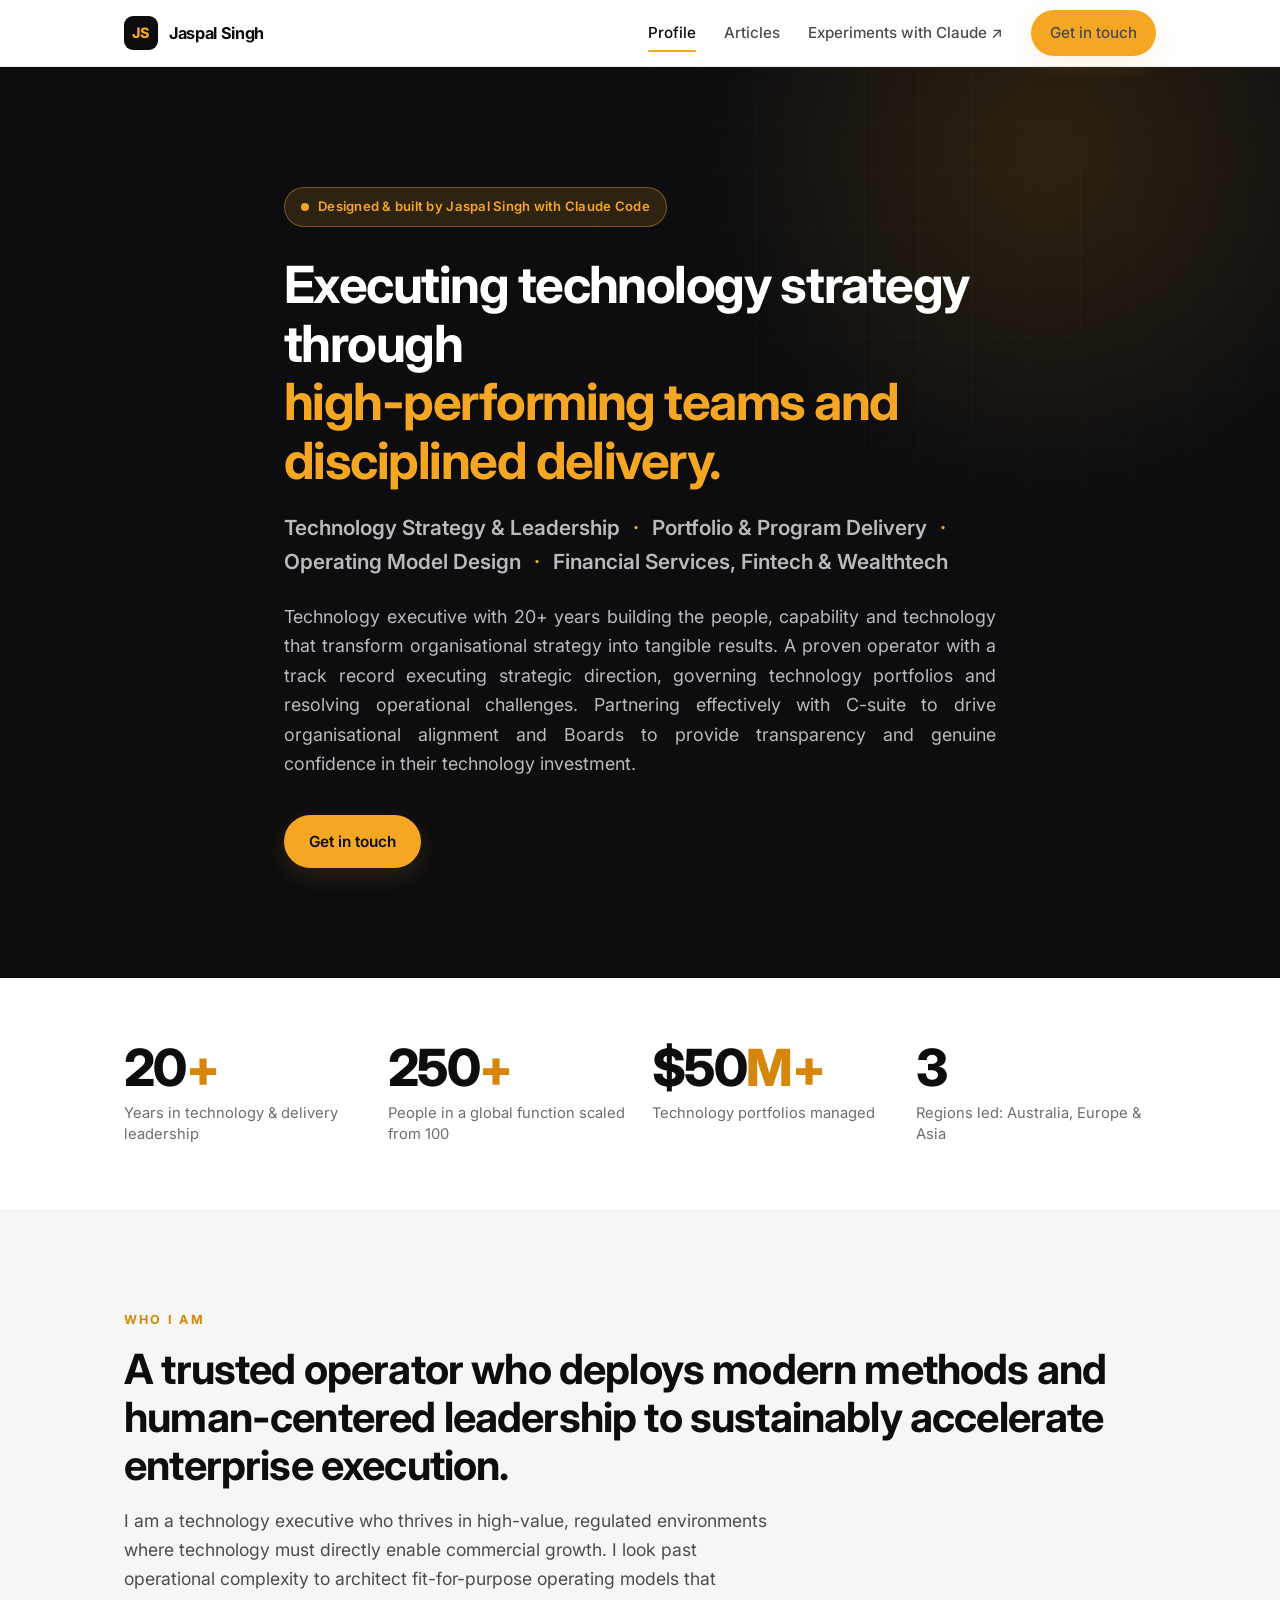
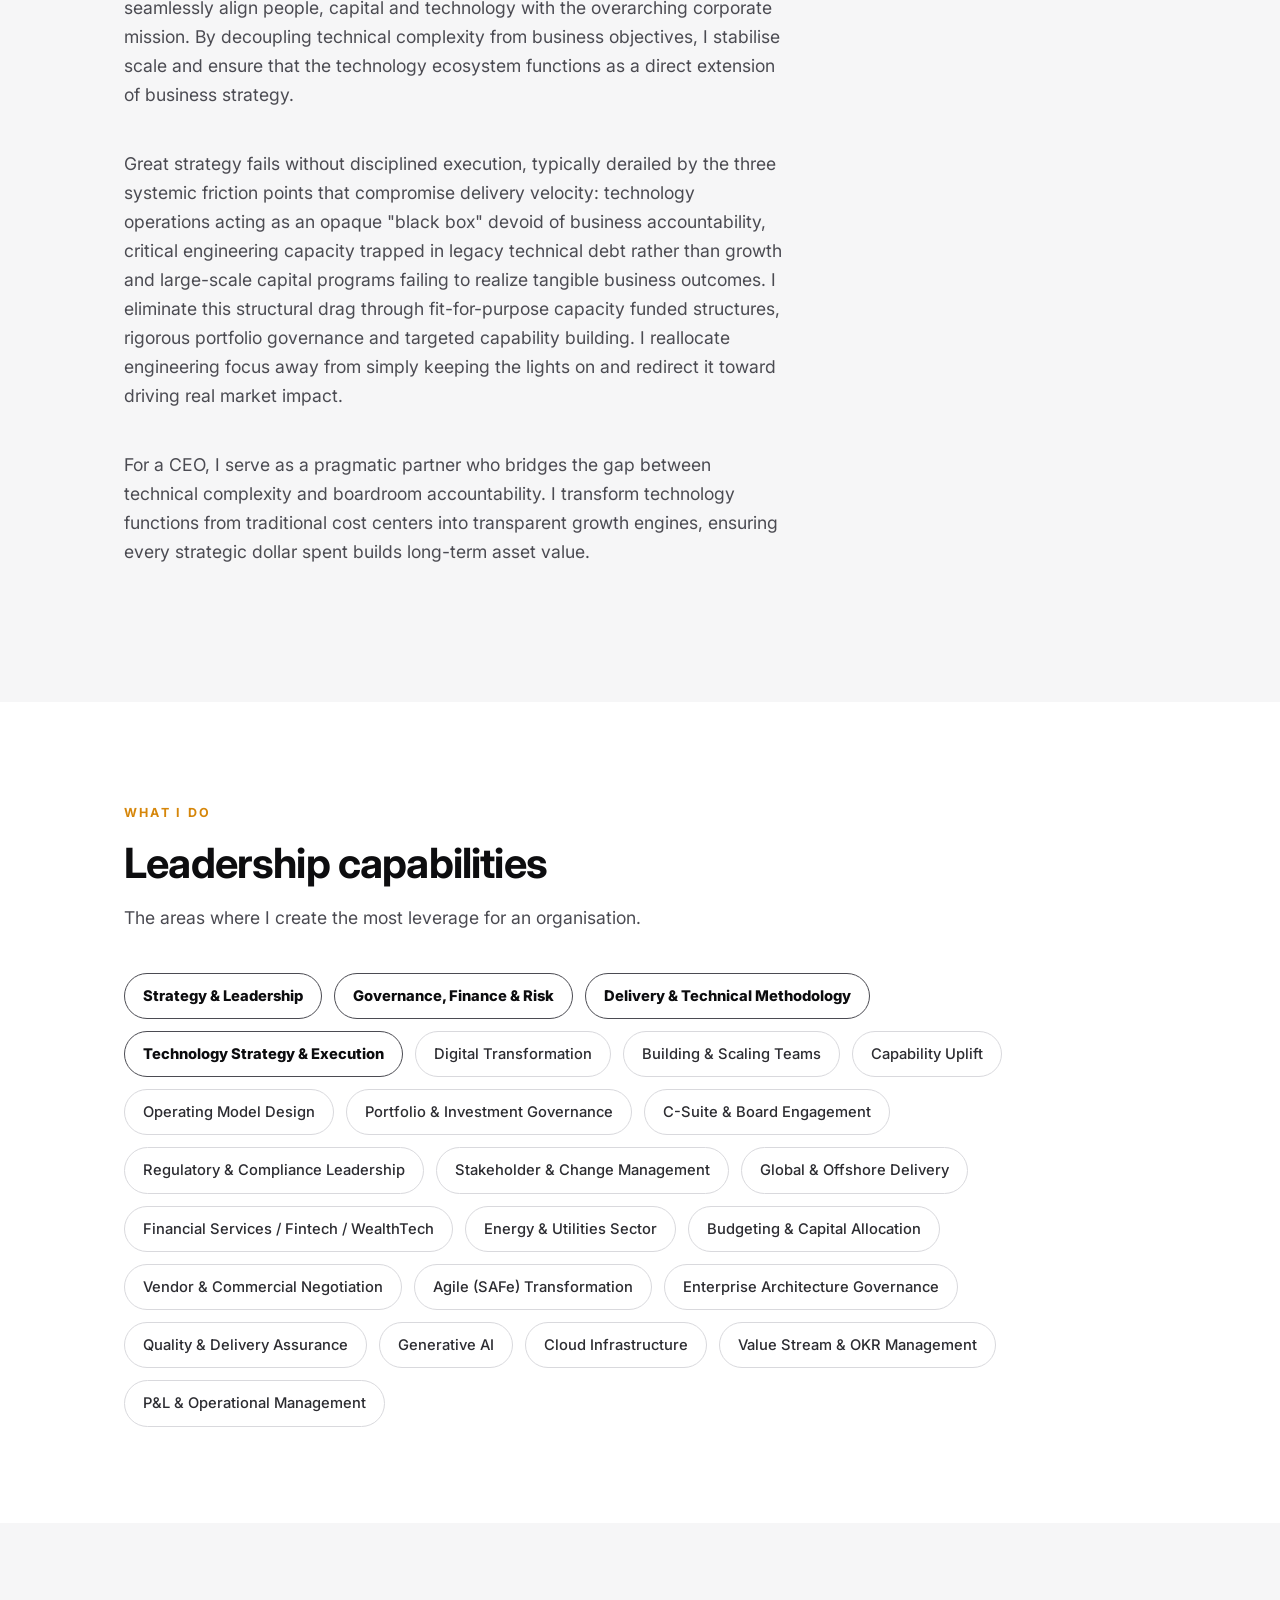
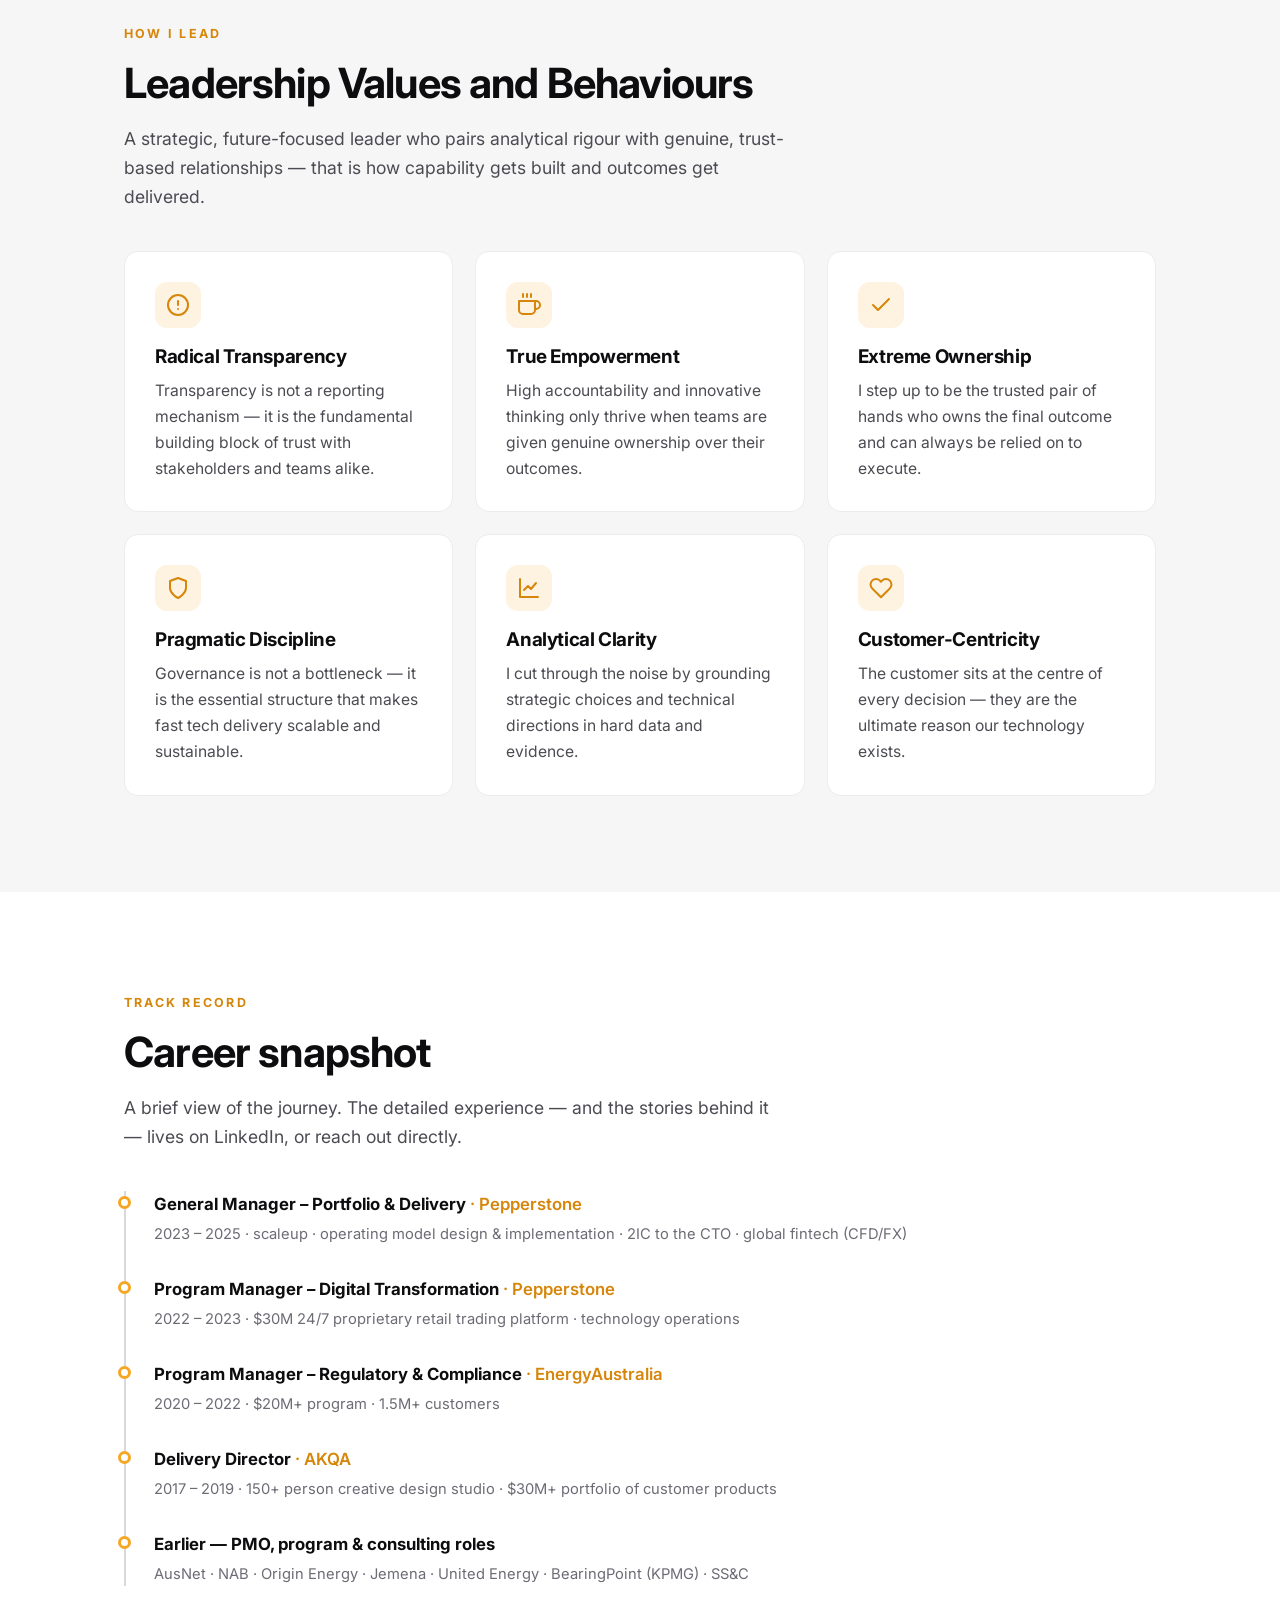
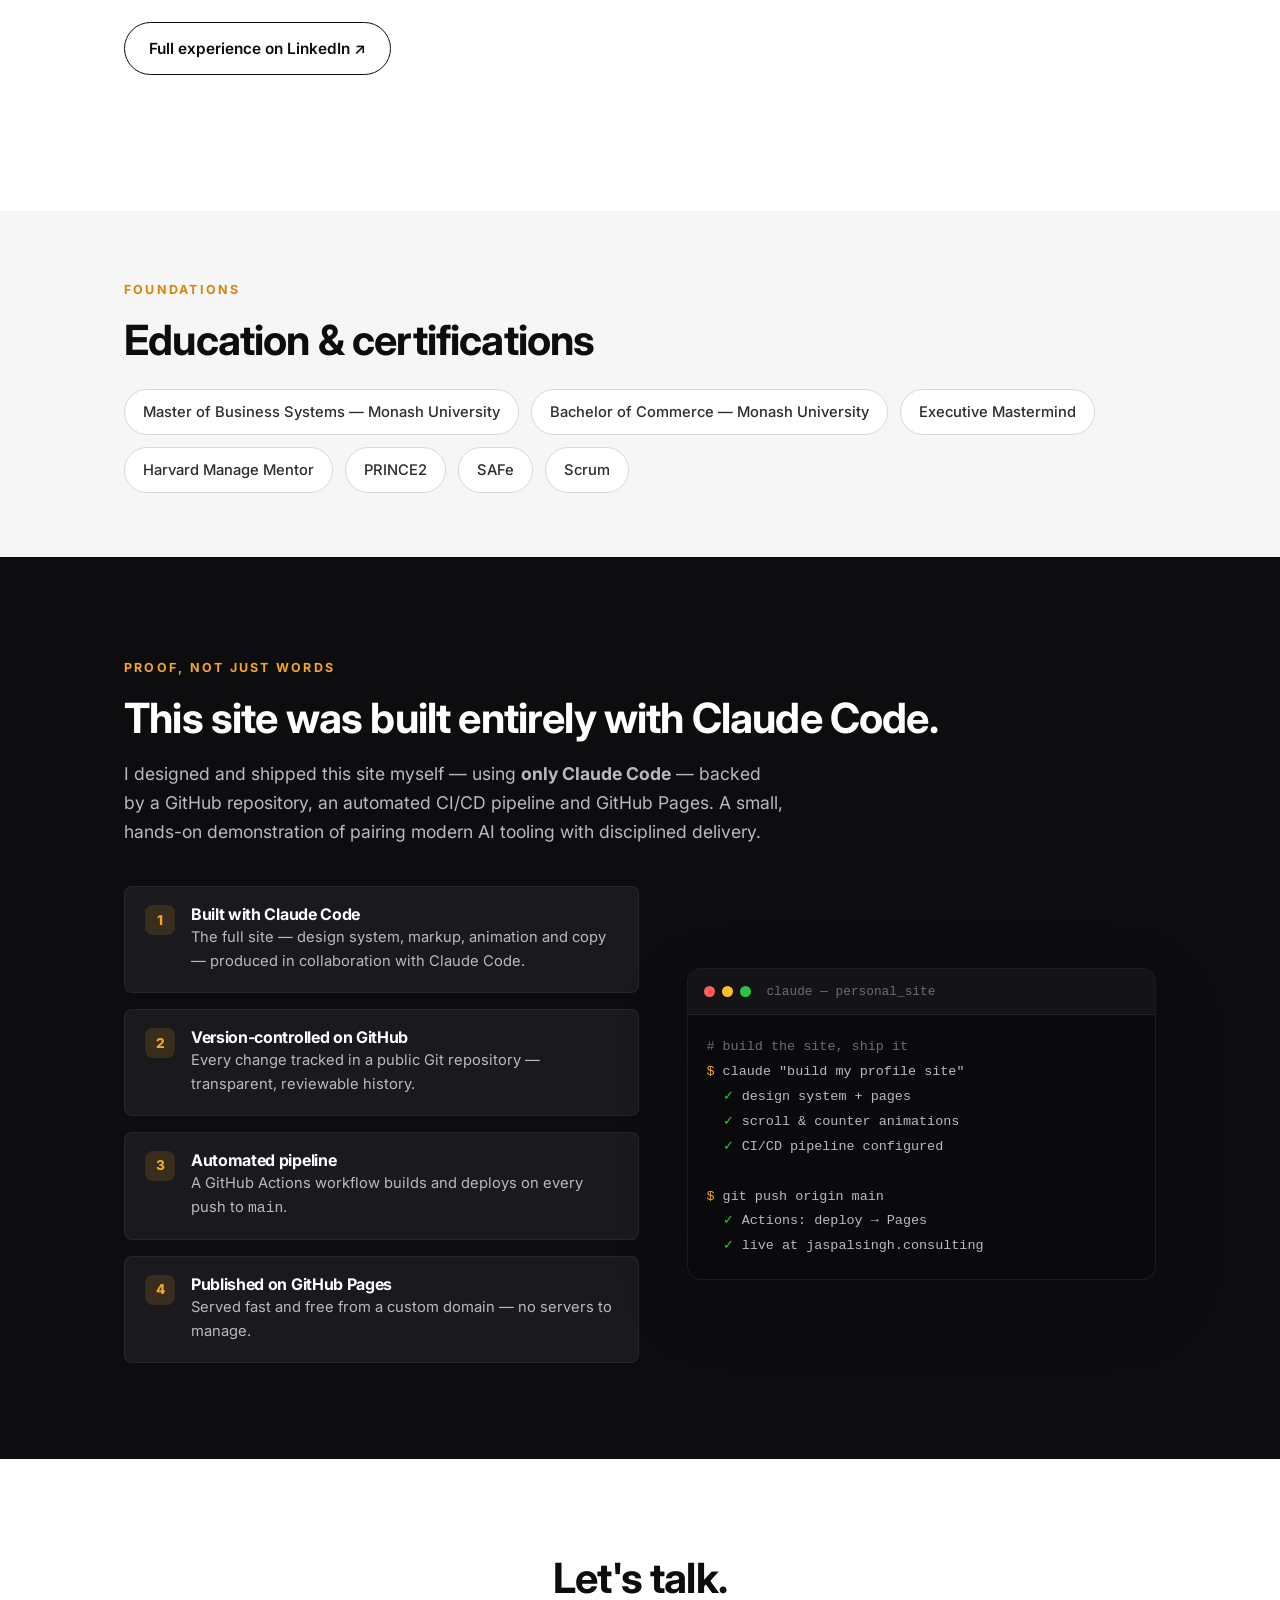
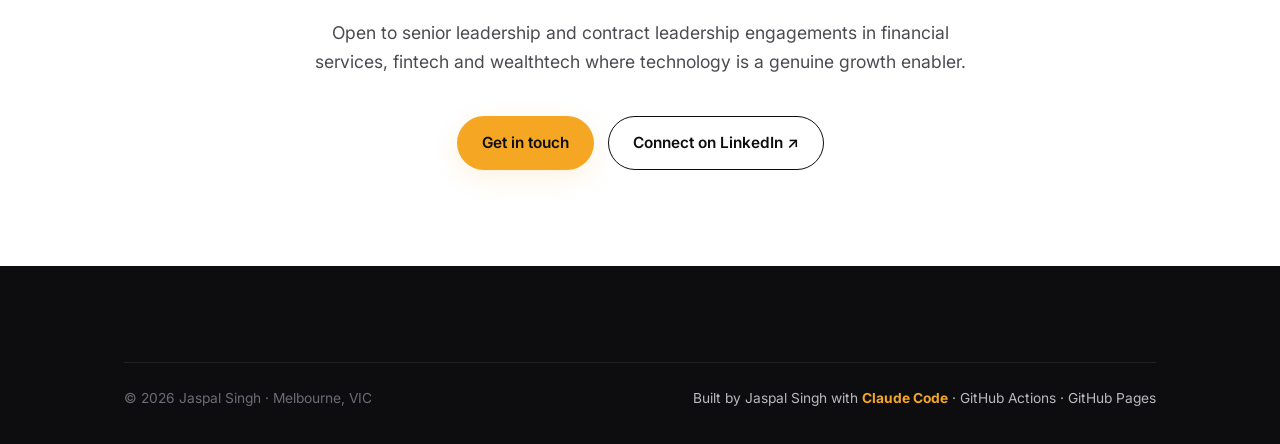
<file: index.html>
<!DOCTYPE html>
<html lang="en">
<head>
  <!-- Google tag (gtag.js) -->
  <script async src="https://www.googletagmanager.com/gtag/js?id=G-FYWD0S2JZN"></script>
  <script>
    window.dataLayer = window.dataLayer || [];
    function gtag(){dataLayer.push(arguments);}
    gtag('js', new Date());
    gtag('config', 'G-FYWD0S2JZN');
  </script>
  <meta charset="UTF-8" />
  <meta name="viewport" content="width=device-width, initial-scale=1.0" />
  <title>Jaspal Singh — Technology Leadership Profile</title>
  <meta name="description" content="Jaspal Singh — technology executive who builds the people, capability and operating models that turn strategy into delivered outcomes. Portfolio &amp; delivery leadership across fintech, banking and financial services." />
  <meta name="author" content="Jaspal Singh" />

  <!-- Open Graph -->
  <meta property="og:type" content="website" />
  <meta property="og:title" content="Jaspal Singh — Technology Leadership Profile" />
  <meta property="og:description" content="Technology executive building the people, capability and operating models that turn strategy into delivered outcomes." />
  <meta property="og:url" content="https://jaspalsingh.consulting/" />

  <link rel="icon" type="image/svg+xml" href="assets/favicon.svg" />
  <link rel="preconnect" href="https://fonts.googleapis.com" />
  <link rel="preconnect" href="https://fonts.gstatic.com" crossorigin />
  <link href="https://fonts.googleapis.com/css2?family=Inter:wght@400;500;600;700;800&display=swap" rel="stylesheet" />
  <link rel="stylesheet" href="assets/css/styles.css" />
</head>
<body>

  <!-- ===================== NAV ===================== -->
  <header class="nav">
    <div class="container nav__inner">
      <a class="brand" href="index.html" aria-label="Jaspal Singh — home">
        <span class="brand__mark">JS</span>
        <span class="brand__name">Jaspal Singh</span>
      </a>
      <nav class="nav__links" aria-label="Primary">
        <a href="index.html" aria-current="page">Profile</a>
        <a href="articles.html">Articles</a>
        <a href="https://jaspalsinghau.github.io/experiments-with-claude/" target="_blank" rel="noopener">Experiments with Claude ↗</a>
        <a class="btn btn--primary nav__cta" href="contact.html">Get in touch</a>
      </nav>
      <button class="nav__toggle" aria-label="Toggle menu" aria-expanded="false">
        <span></span><span></span><span></span>
      </button>
    </div>
  </header>

  <main>
    <!-- ===================== HERO ===================== -->
    <section class="hero">
      <div class="hero__grid" aria-hidden="true"></div>
      <div class="container hero__inner">
        <span class="hero__badge">
          <span class="dot" aria-hidden="true"></span>
          Designed &amp; built by Jaspal Singh with Claude Code
        </span>
        <h1>Executing technology strategy through<br><span class="accent">high-performing teams and disciplined delivery.</span></h1>
        <p class="hero__role">
          Technology Strategy &amp; Leadership <span class="sep">·</span> Portfolio &amp; Program Delivery
          <span class="sep">·</span> Operating Model Design
          <span class="sep">·</span> Financial Services, Fintech &amp; Wealthtech
        </p>
        <p class="hero__summary">
          Technology executive with 20+ years building the people, capability and technology that transform organisational strategy into tangible results. A proven operator with a track record executing strategic direction, governing technology portfolios and resolving operational challenges. Partnering effectively with C-suite to drive organisational alignment and Boards to provide transparency and genuine confidence in their technology investment.
        </p>
        <div class="hero__cta">
          <a class="btn btn--primary" href="contact.html">Get in touch</a>
        </div>
      </div>
    </section>

    <!-- ===================== STATS ===================== -->
    <section class="section section--tight">
      <div class="container">
        <div class="stats">
          <div class="stat reveal">
            <div class="stat__num" data-count="20" data-suffix="+">0</div>
            <div class="stat__label">Years in technology &amp; delivery leadership</div>
          </div>
          <div class="stat reveal" data-delay="1">
            <div class="stat__num" data-count="250" data-suffix="+">0</div>
            <div class="stat__label">People in a global function scaled from 100</div>
          </div>
          <div class="stat reveal" data-delay="2">
            <div class="stat__num" data-count="50" data-prefix="$" data-suffix="M+">0</div>
            <div class="stat__label">Technology portfolios managed</div>
          </div>
          <div class="stat reveal" data-delay="3">
            <div class="stat__num" data-count="3" data-suffix="">0</div>
            <div class="stat__label">Regions led: Australia, Europe &amp; Asia</div>
          </div>
        </div>
      </div>
    </section>

    <!-- ===================== ABOUT ===================== -->
    <section class="section section--grey" id="about">
      <div class="container">
        <span class="eyebrow reveal">Who I am</span>
        <h2 class="section-title reveal">A trusted operator who deploys modern methods and human-centered leadership to sustainably accelerate enterprise execution.</h2>
        <p class="section-lead reveal">I am a technology executive who thrives in high-value, regulated environments where technology must directly enable commercial growth. I look past operational complexity to architect fit-for-purpose operating models that seamlessly align people, capital and technology with the overarching corporate mission. By decoupling technical complexity from business objectives, I stabilise scale and ensure that the technology ecosystem functions as a direct extension of business strategy.</p>

        <p class="section-lead reveal">Great strategy fails without disciplined execution, typically derailed by the three systemic friction points that compromise delivery velocity: technology operations acting as an opaque "black box" devoid of business accountability, critical engineering capacity trapped in legacy technical debt rather than growth and large-scale capital programs failing to realize tangible business outcomes. I eliminate this structural drag through fit-for-purpose capacity funded structures, rigorous portfolio governance and targeted capability building. I reallocate engineering focus away from simply keeping the lights on and redirect it toward driving real market impact.</p>

        <p class="section-lead reveal">For a CEO, I serve as a pragmatic partner who bridges the gap between technical complexity and boardroom accountability. I transform technology functions from traditional cost centers into transparent growth engines, ensuring every strategic dollar spent builds long-term asset value.</p>
      </div>
    </section>

    <!-- ===================== CAPABILITIES ===================== -->
    <section class="section" id="capabilities">
      <div class="container">
        <span class="eyebrow reveal">What I do</span>
        <h2 class="section-title reveal">Leadership capabilities</h2>
        <p class="section-lead reveal">The areas where I create the most leverage for an organisation.</p>
        <div class="tags reveal" data-delay="1">
          <span class="tag tag--bold">Strategy &amp; Leadership</span>
          <span class="tag tag--bold">Governance, Finance &amp; Risk</span>
          <span class="tag tag--bold">Delivery &amp; Technical Methodology</span>
          <span class="tag tag--bold">Technology Strategy &amp; Execution</span>
          <span class="tag">Digital Transformation</span>
          <span class="tag">Building &amp; Scaling Teams</span>
          <span class="tag">Capability Uplift</span>
          <span class="tag">Operating Model Design</span>
          <span class="tag">Portfolio &amp; Investment Governance</span>
          <span class="tag">C-Suite &amp; Board Engagement</span>
          <span class="tag">Regulatory &amp; Compliance Leadership</span>
          <span class="tag">Stakeholder &amp; Change Management</span>
          <span class="tag">Global &amp; Offshore Delivery</span>
          <span class="tag">Financial Services / Fintech / WealthTech</span>
          <span class="tag">Energy &amp; Utilities Sector</span>
          <span class="tag">Budgeting &amp; Capital Allocation</span>
          <span class="tag">Vendor &amp; Commercial Negotiation</span>
          <span class="tag">Agile (SAFe) Transformation</span>
          <span class="tag">Enterprise Architecture Governance</span>
          <span class="tag">Quality &amp; Delivery Assurance</span>
          <span class="tag">Generative AI</span>
          <span class="tag">Cloud Infrastructure</span>
          <span class="tag">Value Stream &amp; OKR Management</span>
          <span class="tag">P&amp;L &amp; Operational Management</span>
        </div>
      </div>
    </section>

    <!-- ===================== VALUES / HOW I LEAD ===================== -->
    <section class="section section--grey" id="values">
      <div class="container">
        <span class="eyebrow reveal">How I lead</span>
        <h2 class="section-title reveal">Leadership Values and Behaviours</h2>
        <p class="section-lead reveal">
          A strategic, future-focused leader who pairs analytical rigour with genuine,
          trust-based relationships — that is how capability gets built and outcomes get delivered.
        </p>
        <div class="cards">
          <article class="card reveal">
            <div class="card__icon" aria-hidden="true">
              <svg viewBox="0 0 24 24" fill="none" stroke="currentColor" stroke-width="2" stroke-linecap="round" stroke-linejoin="round"><circle cx="12" cy="12" r="10"/><line x1="12" y1="8" x2="12" y2="12"/><line x1="12" y1="16" x2="12.01" y2="16"/></svg>
            </div>
            <h3>Radical Transparency</h3>
            <p>Transparency is not a reporting mechanism — it is the fundamental building block of trust with stakeholders and teams alike.</p>
          </article>
          <article class="card reveal" data-delay="1">
            <div class="card__icon" aria-hidden="true">
              <svg viewBox="0 0 24 24" fill="none" stroke="currentColor" stroke-width="2" stroke-linecap="round" stroke-linejoin="round"><path d="M18 8h1a4 4 0 0 1 0 8h-1"/><path d="M2 8h16v9a4 4 0 0 1-4 4H6a4 4 0 0 1-4-4V8z"/><line x1="6" y1="1" x2="6" y2="4"/><line x1="10" y1="1" x2="10" y2="4"/><line x1="14" y1="1" x2="14" y2="4"/></svg>
            </div>
            <h3>True Empowerment</h3>
            <p>High accountability and innovative thinking only thrive when teams are given genuine ownership over their outcomes.</p>
          </article>
          <article class="card reveal" data-delay="2">
            <div class="card__icon" aria-hidden="true">
              <svg viewBox="0 0 24 24" fill="none" stroke="currentColor" stroke-width="2" stroke-linecap="round" stroke-linejoin="round"><path d="M20 6L9 17l-5-5"/></svg>
            </div>
            <h3>Extreme Ownership</h3>
            <p>I step up to be the trusted pair of hands who owns the final outcome and can always be relied on to execute.</p>
          </article>
          <article class="card reveal">
            <div class="card__icon" aria-hidden="true">
              <svg viewBox="0 0 24 24" fill="none" stroke="currentColor" stroke-width="2" stroke-linecap="round" stroke-linejoin="round"><path d="M12 22s8-4 8-10V5l-8-3-8 3v7c0 6 8 10 8 10z"/></svg>
            </div>
            <h3>Pragmatic Discipline</h3>
            <p>Governance is not a bottleneck — it is the essential structure that makes fast tech delivery scalable and sustainable.</p>
          </article>
          <article class="card reveal" data-delay="1">
            <div class="card__icon" aria-hidden="true">
              <svg viewBox="0 0 24 24" fill="none" stroke="currentColor" stroke-width="2" stroke-linecap="round" stroke-linejoin="round"><path d="M3 3v18h18"/><path d="M7 14l4-4 3 3 5-6"/></svg>
            </div>
            <h3>Analytical Clarity</h3>
            <p>I cut through the noise by grounding strategic choices and technical directions in hard data and evidence.</p>
          </article>
          <article class="card reveal" data-delay="2">
            <div class="card__icon" aria-hidden="true">
              <svg viewBox="0 0 24 24" fill="none" stroke="currentColor" stroke-width="2" stroke-linecap="round" stroke-linejoin="round"><path d="M20.84 4.61a5.5 5.5 0 0 0-7.78 0L12 5.67l-1.06-1.06a5.5 5.5 0 0 0-7.78 7.78l1.06 1.06L12 21.23l7.78-7.78 1.06-1.06a5.5 5.5 0 0 0 0-7.78z"/></svg>
            </div>
            <h3>Customer-Centricity</h3>
            <p>The customer sits at the centre of every decision — they are the ultimate reason our technology exists.</p>
          </article>
        </div>
      </div>
    </section>

    <!-- ===================== CAREER SNAPSHOT ===================== -->
    <section class="section" id="career">
      <div class="container">
        <span class="eyebrow reveal">Track record</span>
        <h2 class="section-title reveal">Career snapshot</h2>
        <p class="section-lead reveal">
          A brief view of the journey. The detailed experience — and the stories behind it —
          lives on LinkedIn, or reach out directly.
        </p>
        <div class="timeline reveal" data-delay="1">
          <div class="tl-item">
            <div class="tl-item__role">General Manager – Portfolio &amp; Delivery <span class="tl-item__org">· Pepperstone</span></div>
            <div class="tl-item__meta">2023 – 2025 · scaleup · operating model design &amp; implementation · 2IC to the CTO · global fintech (CFD/FX)</div>
          </div>
          <div class="tl-item">
            <div class="tl-item__role">Program Manager – Digital Transformation <span class="tl-item__org">· Pepperstone</span></div>
            <div class="tl-item__meta">2022 – 2023 · $30M 24/7 proprietary retail trading platform · technology operations</div>
          </div>
          <div class="tl-item">
            <div class="tl-item__role">Program Manager – Regulatory &amp; Compliance <span class="tl-item__org">· EnergyAustralia</span></div>
            <div class="tl-item__meta">2020 – 2022 · $20M+ program · 1.5M+ customers</div>
          </div>
          <div class="tl-item">
            <div class="tl-item__role">Delivery Director <span class="tl-item__org">· AKQA</span></div>
            <div class="tl-item__meta">2017 – 2019 · 150+ person creative design studio · $30M+ portfolio of customer products</div>
          </div>
          <div class="tl-item">
            <div class="tl-item__role">Earlier — PMO, program &amp; consulting roles</div>
            <div class="tl-item__meta">AusNet · NAB · Origin Energy · Jemena · United Energy · BearingPoint (KPMG) · SS&amp;C</div>
          </div>
        </div>
        <p class="section-lead reveal" style="margin-top:36px;">
          <a class="btn btn--ghost" href="https://www.linkedin.com/in/jaspalsinghau" target="_blank" rel="noopener">Full experience on LinkedIn ↗</a>
        </p>
      </div>
    </section>

    <!-- ===================== EDUCATION ===================== -->
    <section class="section section--grey section--tight" id="education">
      <div class="container">
        <span class="eyebrow reveal">Foundations</span>
        <h2 class="section-title reveal">Education &amp; certifications</h2>
        <div class="tags reveal" data-delay="1" style="margin-top:24px;">
          <span class="tag">Master of Business Systems — Monash University</span>
          <span class="tag">Bachelor of Commerce — Monash University</span>
          <span class="tag">Executive Mastermind</span>
          <span class="tag">Harvard Manage Mentor</span>
          <span class="tag">PRINCE2</span>
          <span class="tag">SAFe</span>
          <span class="tag">Scrum</span>
        </div>
      </div>
    </section>

    <!-- ===================== BUILT WITH CLAUDE ===================== -->
    <section class="section section--dark" id="built">
      <div class="container">
        <span class="eyebrow reveal">Proof, not just words</span>
        <h2 class="section-title reveal">This site was built entirely with Claude Code.</h2>
        <p class="section-lead reveal">
          I designed and shipped this site myself — using <strong>only Claude Code</strong> —
          backed by a GitHub repository, an automated CI/CD pipeline and GitHub Pages.
          A small, hands-on demonstration of pairing modern AI tooling with disciplined delivery.
        </p>
        <div class="build">
          <div class="build__steps reveal" data-delay="1">
            <div class="build__step">
              <span class="n">1</span>
              <div><h4>Built with Claude Code</h4><p>The full site — design system, markup, animation and copy — produced in collaboration with Claude Code.</p></div>
            </div>
            <div class="build__step">
              <span class="n">2</span>
              <div><h4>Version-controlled on GitHub</h4><p>Every change tracked in a public Git repository — transparent, reviewable history.</p></div>
            </div>
            <div class="build__step">
              <span class="n">3</span>
              <div><h4>Automated pipeline</h4><p>A GitHub Actions workflow builds and deploys on every push to <code>main</code>.</p></div>
            </div>
            <div class="build__step">
              <span class="n">4</span>
              <div><h4>Published on GitHub Pages</h4><p>Served fast and free from a custom domain — no servers to manage.</p></div>
            </div>
          </div>
          <div class="code-window reveal" data-delay="2" aria-hidden="true">
            <div class="code-window__bar"><i class="r"></i><i class="y"></i><i class="g"></i><span>claude — personal_site</span></div>
            <pre><span class="cm"># build the site, ship it</span>
<span class="pr">$</span> claude "build my profile site"
  <span class="ok">✓</span> design system + pages
  <span class="ok">✓</span> scroll &amp; counter animations
  <span class="ok">✓</span> CI/CD pipeline configured

<span class="pr">$</span> git push origin main
  <span class="ok">✓</span> Actions: deploy → Pages
  <span class="ok">✓</span> live at jaspalsingh.consulting</pre>
          </div>
        </div>
      </div>
    </section>

    <!-- ===================== CTA ===================== -->
    <section class="section" id="cta">
      <div class="container" style="text-align:center;">
        <h2 class="section-title reveal">Let's talk.</h2>
        <p class="section-lead reveal" style="margin-left:auto;margin-right:auto;">
          Open to senior leadership and contract leadership engagements in
          financial services, fintech and wealthtech where technology is a genuine growth enabler.
        </p>
        <div class="reveal" data-delay="1" style="display:flex;gap:14px;justify-content:center;flex-wrap:wrap;">
          <a class="btn btn--primary" href="contact.html">Get in touch</a>
          <a class="btn btn--ghost" href="https://www.linkedin.com/in/jaspalsinghau" target="_blank" rel="noopener">Connect on LinkedIn ↗</a>
        </div>
      </div>
    </section>
  </main>

  <!-- ===================== FOOTER ===================== -->
  <footer class="footer">
    <div class="container">
      <div class="footer__top"></div>
      <div class="footer__bottom">
        <span>© <span data-year>2026</span> Jaspal Singh · Melbourne, VIC</span>
        <span class="built">Built by Jaspal Singh with <b>Claude Code</b> · GitHub Actions · GitHub Pages</span>
      </div>
    </div>
  </footer>

  <script src="assets/js/main.js"></script>
</body>
</html>
</file>
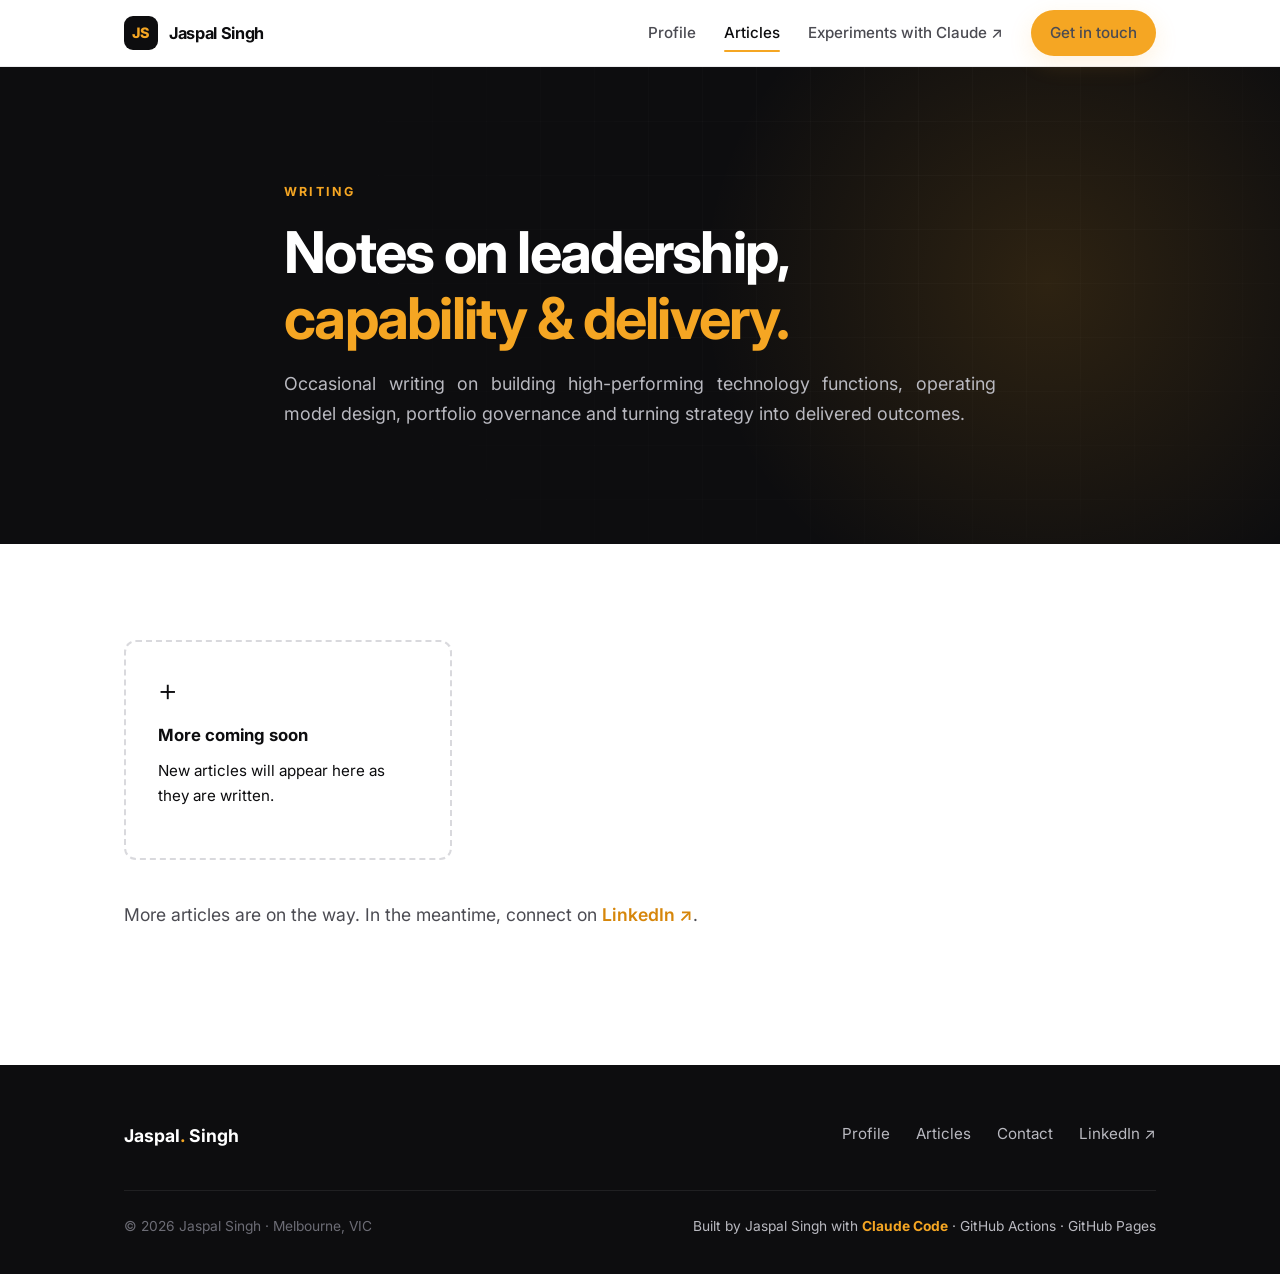
<file: articles.html>
<!DOCTYPE html>
<html lang="en">
<head>
  <meta charset="UTF-8" />
  <meta name="viewport" content="width=device-width, initial-scale=1.0" />
  <title>Articles — Jaspal Singh</title>
  <meta name="description" content="Writing on technology leadership, building capability, operating model design and delivery governance — by Jaspal Singh." />
  <meta name="author" content="Jaspal Singh" />
  <link rel="icon" type="image/svg+xml" href="assets/favicon.svg" />
  <link rel="preconnect" href="https://fonts.googleapis.com" />
  <link rel="preconnect" href="https://fonts.gstatic.com" crossorigin />
  <link href="https://fonts.googleapis.com/css2?family=Inter:wght@400;500;600;700;800&display=swap" rel="stylesheet" />
  <link rel="stylesheet" href="assets/css/styles.css" />
</head>
<body>

  <!-- ===================== NAV ===================== -->
  <header class="nav">
    <div class="container nav__inner">
      <a class="brand" href="index.html" aria-label="Jaspal Singh — home">
        <span class="brand__mark">JS</span>
        <span class="brand__name">Jaspal Singh</span>
      </a>
      <nav class="nav__links" aria-label="Primary">
        <a href="index.html">Profile</a>
        <a href="articles.html" aria-current="page">Articles</a>
        <a href="https://jaspalsinghau.github.io/experiments-with-claude/" target="_blank" rel="noopener">Experiments with Claude ↗</a>
        <a class="btn btn--primary nav__cta" href="contact.html">Get in touch</a>
      </nav>
      <button class="nav__toggle" aria-label="Toggle menu" aria-expanded="false">
        <span></span><span></span><span></span>
      </button>
    </div>
  </header>

  <main>
    <!-- ===================== HEADER ===================== -->
    <section class="hero" style="padding:110px 0 80px;">
      <div class="hero__grid" aria-hidden="true"></div>
      <div class="container hero__inner">
        <span class="eyebrow" style="color:var(--accent);">Writing</span>
        <h1 style="font-size:clamp(2.2rem,5.5vw,3.6rem);">Notes on leadership, <span class="accent">capability &amp; delivery.</span></h1>
        <p class="hero__summary">
          Occasional writing on building high-performing technology functions, operating model
          design, portfolio governance and turning strategy into delivered outcomes.
        </p>
      </div>
    </section>

    <!-- ===================== ARTICLE LIST =====================
         To add a new article:
           1. Copy  articles/_template.html  →  articles/your-slug.html
           2. Fill in the title, date and body.
           3. Add a new <article class="article-card"> block below
              (newest first) pointing to it.
    -->
    <section class="section">
      <div class="container">
        <div class="article-grid">

          <article class="article-card reveal" style="border:2px dashed var(--grey-200);border-radius:12px;padding:32px;min-height:220px;display:flex;flex-direction:column;gap:16px;box-shadow:none;">
            <span style="font-size:2rem;font-weight:300;color:var(--grey-400);line-height:1;">+</span>
            <div>
              <p style="font-size:1.05rem;font-weight:700;color:var(--ink);margin:0 0 8px;">More coming soon</p>
              <p style="font-size:0.95rem;color:var(--grey-400);margin:0;">New articles will appear here as they are written.</p>
            </div>
          </article>

          <!-- More articles will appear here as they're published. -->

        </div>

        <!-- Shown only as a hint while the library is small; remove when full. -->
        <p class="section-lead reveal" data-delay="1" style="margin-top:40px;">
          More articles are on the way. In the meantime, connect on
          <a href="https://www.linkedin.com/in/jaspalsinghau" target="_blank" rel="noopener" style="color:var(--accent-deep);font-weight:600;">LinkedIn ↗</a>.
        </p>
      </div>
    </section>
  </main>

  <!-- ===================== FOOTER ===================== -->
  <footer class="footer">
    <div class="container">
      <div class="footer__top">
        <div class="footer__brand">Jaspal<span>.</span> Singh</div>
        <nav class="footer__links" aria-label="Footer">
          <a href="index.html">Profile</a>
          <a href="articles.html">Articles</a>
          <a href="contact.html">Contact</a>
          <a href="https://www.linkedin.com/in/jaspalsinghau" target="_blank" rel="noopener">LinkedIn ↗</a>
        </nav>
      </div>
      <div class="footer__bottom">
        <span>© <span data-year>2026</span> Jaspal Singh · Melbourne, VIC</span>
        <span class="built">Built by Jaspal Singh with <b>Claude Code</b> · GitHub Actions · GitHub Pages</span>
      </div>
    </div>
  </footer>

  <script src="assets/js/main.js"></script>
</body>
</html>
</file>
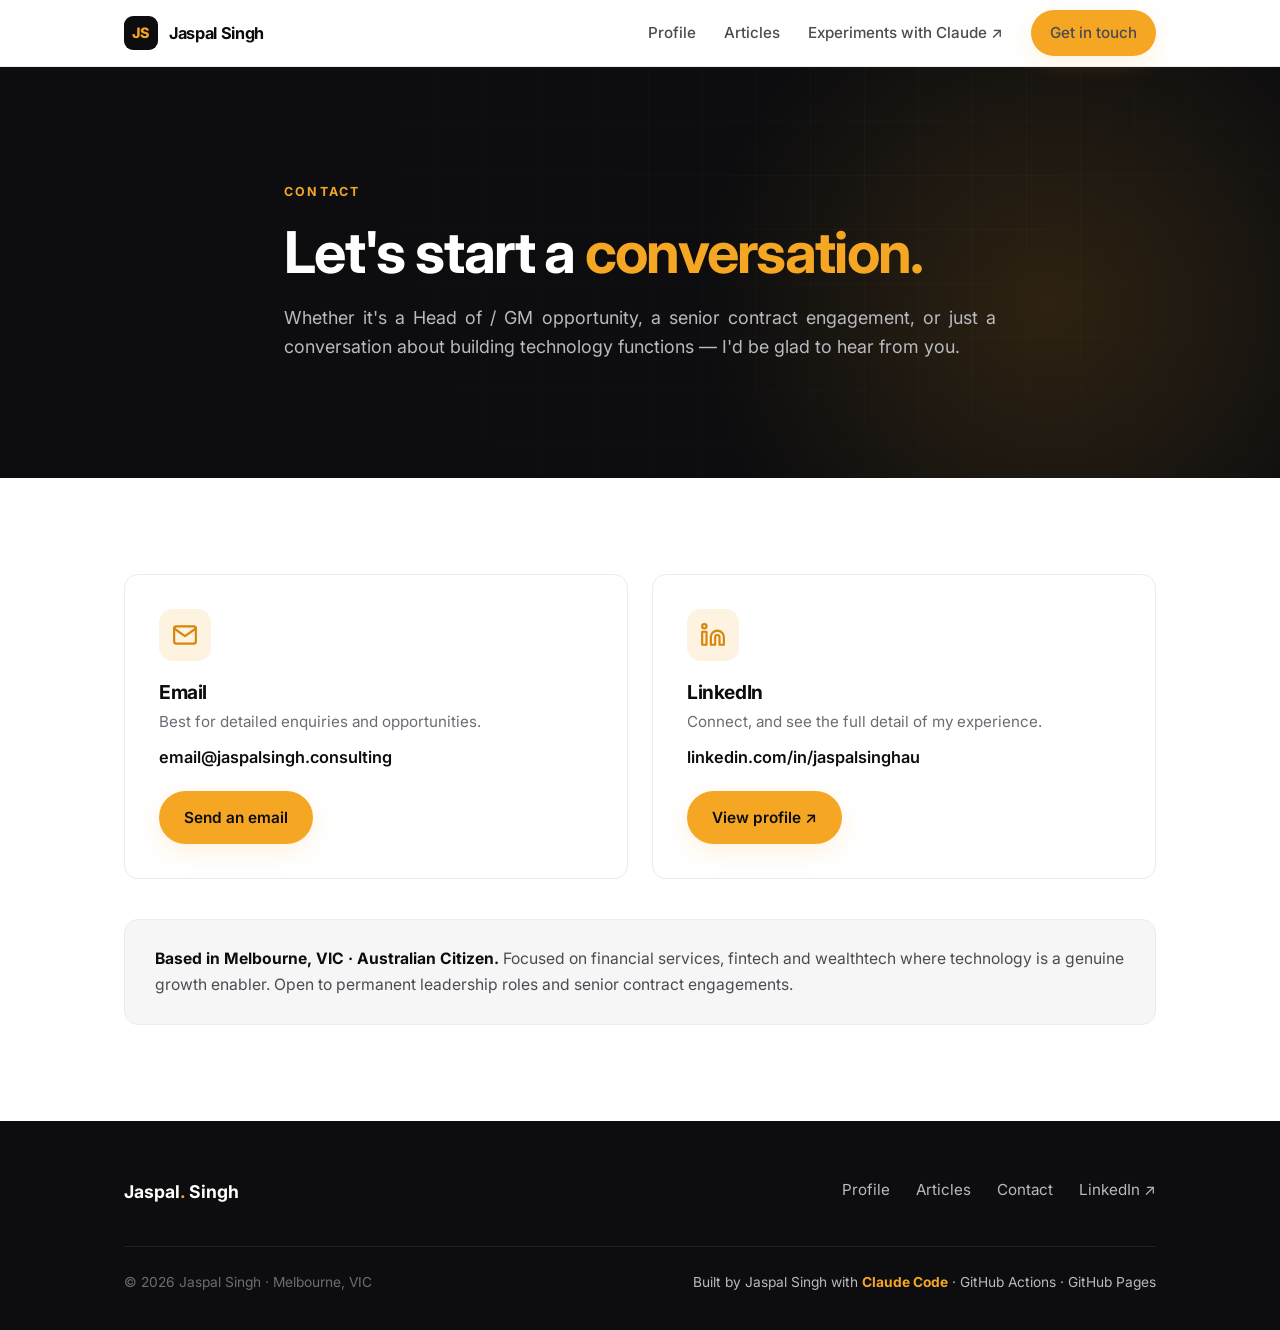
<file: contact.html>
<!DOCTYPE html>
<html lang="en">
<head>
  <meta charset="UTF-8" />
  <meta name="viewport" content="width=device-width, initial-scale=1.0" />
  <title>Contact — Jaspal Singh</title>
  <meta name="description" content="Get in touch with Jaspal Singh — technology leadership, portfolio &amp; delivery. Connect via email or LinkedIn." />
  <meta name="author" content="Jaspal Singh" />
  <link rel="icon" type="image/svg+xml" href="assets/favicon.svg" />
  <link rel="preconnect" href="https://fonts.googleapis.com" />
  <link rel="preconnect" href="https://fonts.gstatic.com" crossorigin />
  <link href="https://fonts.googleapis.com/css2?family=Inter:wght@400;500;600;700;800&display=swap" rel="stylesheet" />
  <link rel="stylesheet" href="assets/css/styles.css" />
</head>
<body>

  <!-- ===================== NAV ===================== -->
  <header class="nav">
    <div class="container nav__inner">
      <a class="brand" href="index.html" aria-label="Jaspal Singh — home">
        <span class="brand__mark">JS</span>
        <span class="brand__name">Jaspal Singh</span>
      </a>
      <nav class="nav__links" aria-label="Primary">
        <a href="index.html">Profile</a>
        <a href="articles.html">Articles</a>
        <a href="https://jaspalsinghau.github.io/experiments-with-claude/" target="_blank" rel="noopener">Experiments with Claude ↗</a>
        <a class="btn btn--primary nav__cta" href="contact.html">Get in touch</a>
      </nav>
      <button class="nav__toggle" aria-label="Toggle menu" aria-expanded="false">
        <span></span><span></span><span></span>
      </button>
    </div>
  </header>

  <main>
    <!-- ===================== HEADER ===================== -->
    <section class="hero" style="padding:110px 0 80px;">
      <div class="hero__grid" aria-hidden="true"></div>
      <div class="container hero__inner">
        <span class="eyebrow" style="color:var(--accent);">Contact</span>
        <h1 style="font-size:clamp(2.2rem,5.5vw,3.6rem);">Let's start a <span class="accent">conversation.</span></h1>
        <p class="hero__summary">
          Whether it's a Head of / GM opportunity, a senior contract engagement, or just a
          conversation about building technology functions — I'd be glad to hear from you.
        </p>
      </div>
    </section>

    <!-- ===================== CONTACT CARDS ===================== -->
    <section class="section">
      <div class="container">
        <div class="contact-grid">

          <div class="contact-card reveal">
            <div class="contact-card__icon" aria-hidden="true">
              <svg viewBox="0 0 24 24" fill="none" stroke="currentColor" stroke-width="2" stroke-linecap="round" stroke-linejoin="round">
                <rect x="2" y="4" width="20" height="16" rx="2"/><path d="m22 6-10 7L2 6"/></svg>
            </div>
            <h3>Email</h3>
            <p>Best for detailed enquiries and opportunities.</p>
            <div class="val">email@jaspalsingh.consulting</div>
            <a class="btn btn--primary" href="mailto:email@jaspalsingh.consulting?subject=Hello%20Jaspal">Send an email</a>
          </div>

          <div class="contact-card reveal" data-delay="1">
            <div class="contact-card__icon" aria-hidden="true">
              <svg viewBox="0 0 24 24" fill="none" stroke="currentColor" stroke-width="2" stroke-linecap="round" stroke-linejoin="round">
                <path d="M16 8a6 6 0 0 1 6 6v7h-4v-7a2 2 0 0 0-4 0v7h-4v-7a6 6 0 0 1 6-6z"/>
                <rect x="2" y="9" width="4" height="12"/><circle cx="4" cy="4" r="2"/></svg>
            </div>
            <h3>LinkedIn</h3>
            <p>Connect, and see the full detail of my experience.</p>
            <div class="val">linkedin.com/in/jaspalsinghau</div>
            <a class="btn btn--primary" href="https://www.linkedin.com/in/jaspalsinghau" target="_blank" rel="noopener">View profile ↗</a>
          </div>

        </div>

        <div class="contact-aside reveal" data-delay="2">
          <strong>Based in Melbourne, VIC · Australian Citizen.</strong>
          Focused on financial services, fintech and wealthtech where technology is a genuine
          growth enabler. Open to permanent leadership roles and senior contract engagements.
        </div>
      </div>
    </section>
  </main>

  <!-- ===================== FOOTER ===================== -->
  <footer class="footer">
    <div class="container">
      <div class="footer__top">
        <div class="footer__brand">Jaspal<span>.</span> Singh</div>
        <nav class="footer__links" aria-label="Footer">
          <a href="index.html">Profile</a>
          <a href="articles.html">Articles</a>
          <a href="contact.html">Contact</a>
          <a href="https://www.linkedin.com/in/jaspalsinghau" target="_blank" rel="noopener">LinkedIn ↗</a>
        </nav>
      </div>
      <div class="footer__bottom">
        <span>© <span data-year>2026</span> Jaspal Singh · Melbourne, VIC</span>
        <span class="built">Built by Jaspal Singh with <b>Claude Code</b> · GitHub Actions · GitHub Pages</span>
      </div>
    </div>
  </footer>

  <script src="assets/js/main.js"></script>
</body>
</html>
</file>
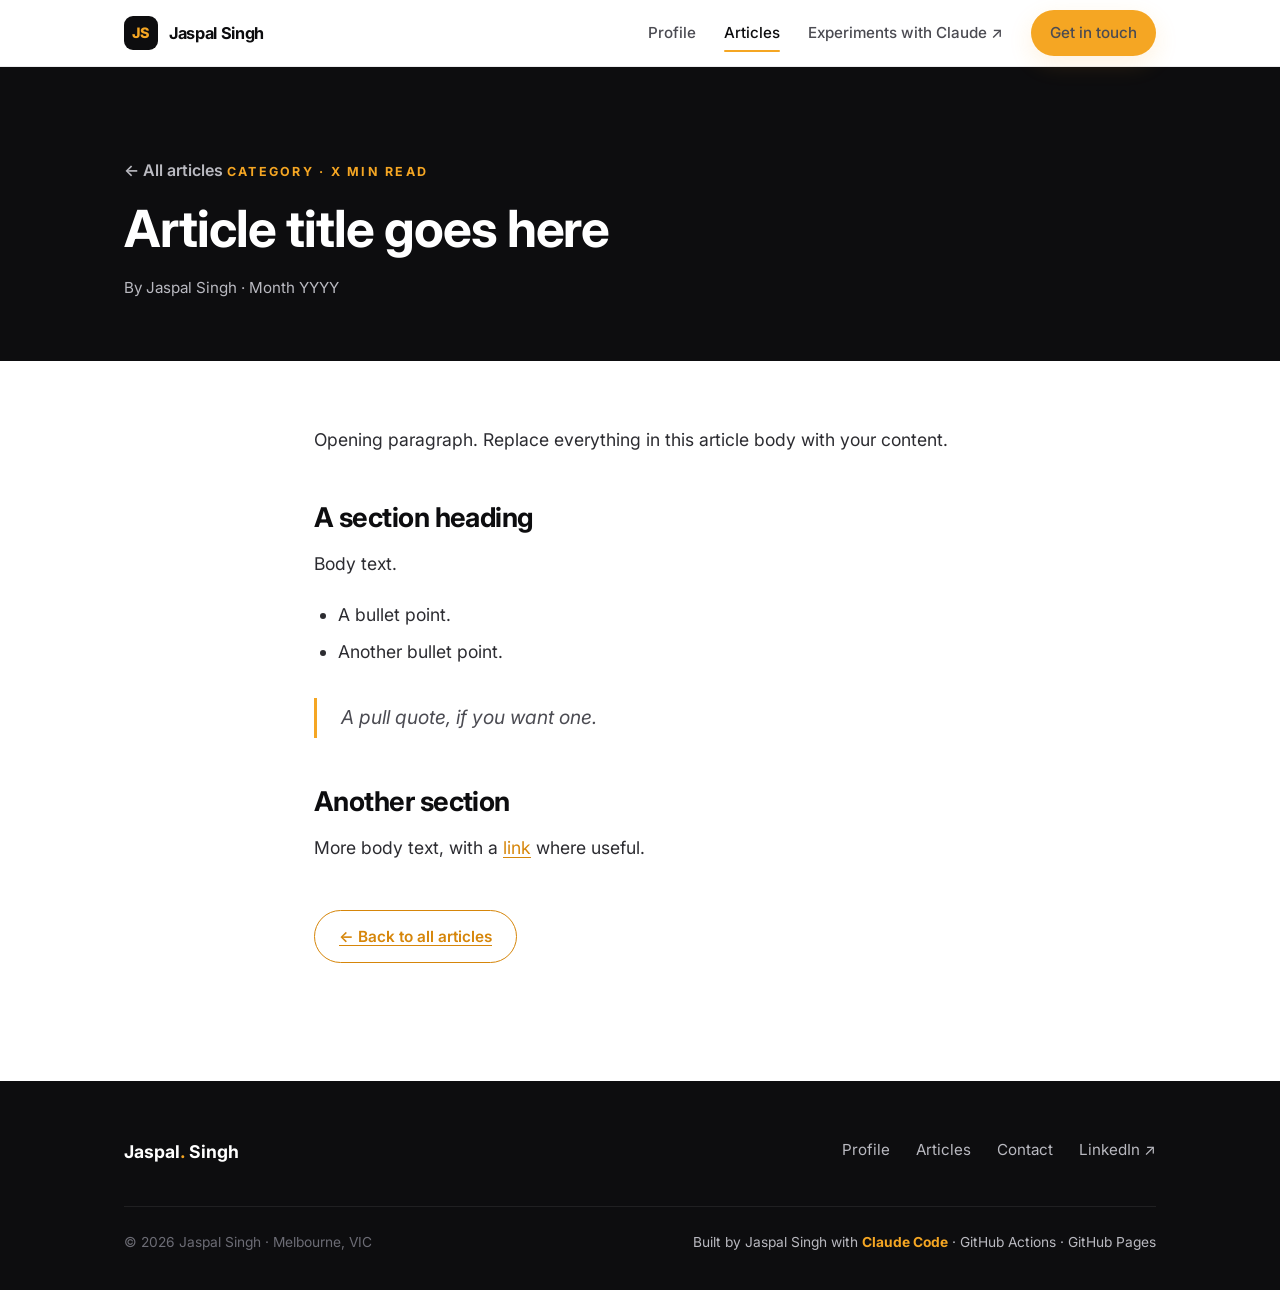
<file: articles/_template.html>
<!DOCTYPE html>
<html lang="en">
<head>
  <meta charset="UTF-8" />
  <meta name="viewport" content="width=device-width, initial-scale=1.0" />

  <!-- ▼▼ EDIT THESE FOR EACH NEW ARTICLE ▼▼ -->
  <title>Article title — Jaspal Singh</title>
  <meta name="description" content="One-sentence summary of the article for search engines and link previews." />
  <!-- ▲▲ -------------------------------- ▲▲ -->

  <meta name="author" content="Jaspal Singh" />
  <!-- Paths use ../ because article pages live in /articles/ -->
  <link rel="icon" type="image/svg+xml" href="../assets/favicon.svg" />
  <link rel="preconnect" href="https://fonts.googleapis.com" />
  <link rel="preconnect" href="https://fonts.gstatic.com" crossorigin />
  <link href="https://fonts.googleapis.com/css2?family=Inter:wght@400;500;600;700;800&display=swap" rel="stylesheet" />
  <link rel="stylesheet" href="../assets/css/styles.css" />
</head>
<body>

  <!-- ===================== NAV ===================== -->
  <header class="nav">
    <div class="container nav__inner">
      <a class="brand" href="../index.html" aria-label="Jaspal Singh — home">
        <span class="brand__mark">JS</span>
        <span class="brand__name">Jaspal Singh</span>
      </a>
      <nav class="nav__links" aria-label="Primary">
        <a href="../index.html">Profile</a>
        <a href="../articles.html" aria-current="page">Articles</a>
        <a href="https://jaspalsinghau.github.io/experiments-with-claude/" target="_blank" rel="noopener">Experiments with Claude ↗</a>
        <a class="btn btn--primary nav__cta" href="../contact.html">Get in touch</a>
      </nav>
      <button class="nav__toggle" aria-label="Toggle menu" aria-expanded="false">
        <span></span><span></span><span></span>
      </button>
    </div>
  </header>

  <main>
    <!-- ===================== ARTICLE HEADER ===================== -->
    <header class="article-hero">
      <div class="container">
        <a class="back-link" href="../articles.html" style="color:var(--grey-300);">← All articles</a>
        <!-- ▼ EDIT ▼ -->
        <span class="eyebrow">Category · X min read</span>
        <h1>Article title goes here</h1>
        <div class="article-hero__meta">By Jaspal Singh · Month YYYY</div>
        <!-- ▲ EDIT ▲ -->
      </div>
    </header>

    <!-- ===================== ARTICLE BODY ===================== -->
    <!-- Write the article using these elements: <h2> <h3> <p> <ul><li> <blockquote> <a> -->
    <article class="prose">
      <p>Opening paragraph. Replace everything in this article body with your content.</p>

      <h2>A section heading</h2>
      <p>Body text.</p>
      <ul>
        <li>A bullet point.</li>
        <li>Another bullet point.</li>
      </ul>

      <blockquote>A pull quote, if you want one.</blockquote>

      <h2>Another section</h2>
      <p>More body text, with a <a href="../contact.html">link</a> where useful.</p>

      <p style="margin-top:48px;"><a class="btn btn--ghost" href="../articles.html">← Back to all articles</a></p>
    </article>
  </main>

  <!-- ===================== FOOTER ===================== -->
  <footer class="footer">
    <div class="container">
      <div class="footer__top">
        <div class="footer__brand">Jaspal<span>.</span> Singh</div>
        <nav class="footer__links" aria-label="Footer">
          <a href="../index.html">Profile</a>
          <a href="../articles.html">Articles</a>
          <a href="../contact.html">Contact</a>
          <a href="https://www.linkedin.com/in/jaspalsinghau" target="_blank" rel="noopener">LinkedIn ↗</a>
        </nav>
      </div>
      <div class="footer__bottom">
        <span>© <span data-year>2026</span> Jaspal Singh · Melbourne, VIC</span>
        <span class="built">Built by Jaspal Singh with <b>Claude Code</b> · GitHub Actions · GitHub Pages</span>
      </div>
    </div>
  </footer>

  <script src="../assets/js/main.js"></script>
</body>
</html>
</file>
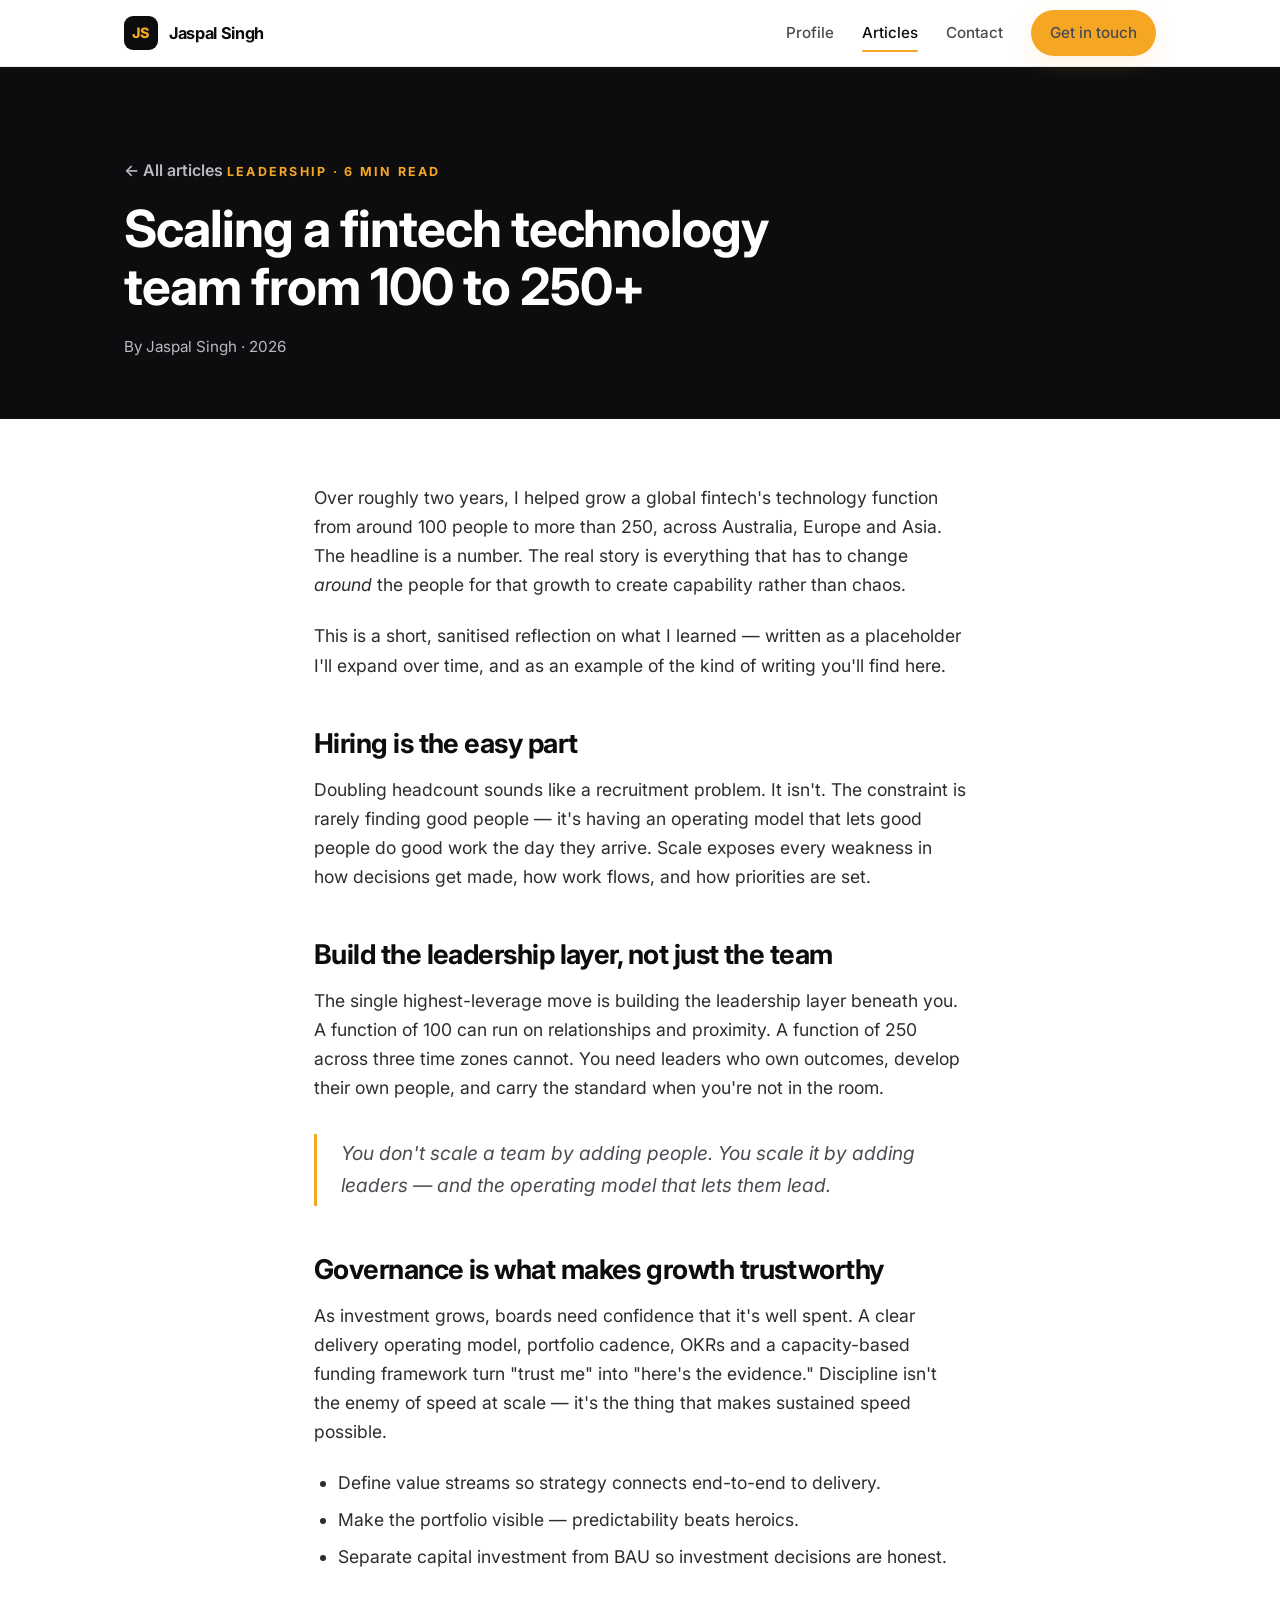
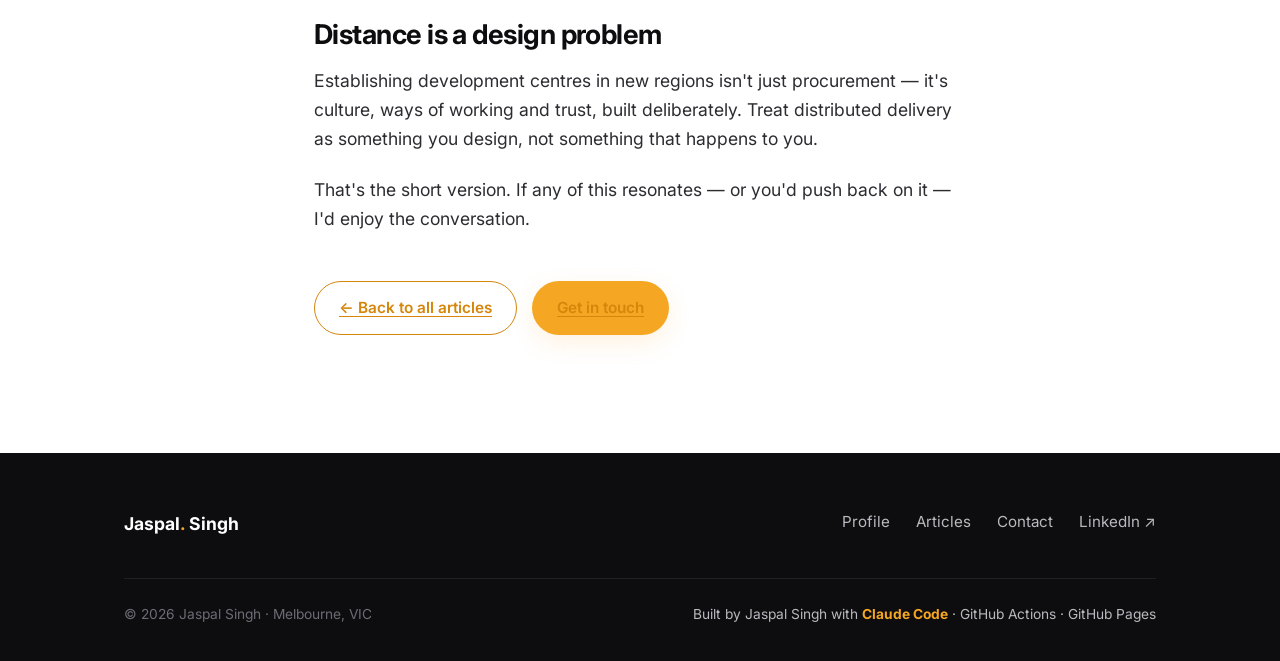
<file: articles/scaling-a-fintech-team.html>
<!DOCTYPE html>
<html lang="en">
<head>
  <meta charset="UTF-8" />
  <meta name="viewport" content="width=device-width, initial-scale=1.0" />
  <title>Scaling a fintech technology team from 100 to 250+ — Jaspal Singh</title>
  <meta name="description" content="What actually changes when a technology function more than doubles across three regions — the operating model, leadership layer and governance that have to grow with it." />
  <meta name="author" content="Jaspal Singh" />
  <link rel="icon" type="image/svg+xml" href="../assets/favicon.svg" />
  <link rel="preconnect" href="https://fonts.googleapis.com" />
  <link rel="preconnect" href="https://fonts.gstatic.com" crossorigin />
  <link href="https://fonts.googleapis.com/css2?family=Inter:wght@400;500;600;700;800&display=swap" rel="stylesheet" />
  <link rel="stylesheet" href="../assets/css/styles.css" />
</head>
<body>

  <header class="nav">
    <div class="container nav__inner">
      <a class="brand" href="../index.html" aria-label="Jaspal Singh — home">
        <span class="brand__mark">JS</span>
        <span class="brand__name">Jaspal Singh</span>
      </a>
      <nav class="nav__links" aria-label="Primary">
        <a href="../index.html">Profile</a>
        <a href="../articles.html" aria-current="page">Articles</a>
        <a href="../contact.html">Contact</a>
        <a class="btn btn--primary nav__cta" href="../contact.html">Get in touch</a>
      </nav>
      <button class="nav__toggle" aria-label="Toggle menu" aria-expanded="false">
        <span></span><span></span><span></span>
      </button>
    </div>
  </header>

  <main>
    <header class="article-hero">
      <div class="container">
        <a class="back-link" href="../articles.html" style="color:var(--grey-300);">← All articles</a>
        <span class="eyebrow">Leadership · 6 min read</span>
        <h1>Scaling a fintech technology team from 100 to 250+</h1>
        <div class="article-hero__meta">By Jaspal Singh · 2026</div>
      </div>
    </header>

    <article class="prose">
      <p>
        Over roughly two years, I helped grow a global fintech's technology function from around
        100 people to more than 250, across Australia, Europe and Asia. The headline is a number.
        The real story is everything that has to change <em>around</em> the people for that growth
        to create capability rather than chaos.
      </p>
      <p>
        This is a short, sanitised reflection on what I learned — written as a placeholder I'll
        expand over time, and as an example of the kind of writing you'll find here.
      </p>

      <h2>Hiring is the easy part</h2>
      <p>
        Doubling headcount sounds like a recruitment problem. It isn't. The constraint is rarely
        finding good people — it's having an operating model that lets good people do good work the
        day they arrive. Scale exposes every weakness in how decisions get made, how work flows,
        and how priorities are set.
      </p>

      <h2>Build the leadership layer, not just the team</h2>
      <p>
        The single highest-leverage move is building the leadership layer beneath you. A function
        of 100 can run on relationships and proximity. A function of 250 across three time zones
        cannot. You need leaders who own outcomes, develop their own people, and carry the standard
        when you're not in the room.
      </p>
      <blockquote>
        You don't scale a team by adding people. You scale it by adding leaders — and the operating
        model that lets them lead.
      </blockquote>

      <h2>Governance is what makes growth trustworthy</h2>
      <p>
        As investment grows, boards need confidence that it's well spent. A clear delivery operating
        model, portfolio cadence, OKRs and a capacity-based funding framework turn "trust me" into
        "here's the evidence." Discipline isn't the enemy of speed at scale — it's the thing that
        makes sustained speed possible.
      </p>
      <ul>
        <li>Define value streams so strategy connects end-to-end to delivery.</li>
        <li>Make the portfolio visible — predictability beats heroics.</li>
        <li>Separate capital investment from BAU so investment decisions are honest.</li>
      </ul>

      <h2>Distance is a design problem</h2>
      <p>
        Establishing development centres in new regions isn't just procurement — it's culture,
        ways of working and trust, built deliberately. Treat distributed delivery as something you
        design, not something that happens to you.
      </p>

      <p>
        That's the short version. If any of this resonates — or you'd push back on it — I'd enjoy
        the conversation.
      </p>

      <p style="margin-top:48px;">
        <a class="btn btn--ghost" href="../articles.html">← Back to all articles</a>
        <a class="btn btn--primary" href="../contact.html" style="margin-left:10px;">Get in touch</a>
      </p>
    </article>
  </main>

  <footer class="footer">
    <div class="container">
      <div class="footer__top">
        <div class="footer__brand">Jaspal<span>.</span> Singh</div>
        <nav class="footer__links" aria-label="Footer">
          <a href="../index.html">Profile</a>
          <a href="../articles.html">Articles</a>
          <a href="../contact.html">Contact</a>
          <a href="https://www.linkedin.com/in/jaspalsinghau" target="_blank" rel="noopener">LinkedIn ↗</a>
        </nav>
      </div>
      <div class="footer__bottom">
        <span>© <span data-year>2026</span> Jaspal Singh · Melbourne, VIC</span>
        <span class="built">Built by Jaspal Singh with <b>Claude Code</b> · GitHub Actions · GitHub Pages</span>
      </div>
    </div>
  </footer>

  <script src="../assets/js/main.js"></script>
</body>
</html>
</file>
<file: assets/css/styles.css>
/* ==========================================================================
   Jaspal Singh — Personal Profile Site
   Design system: black / white / grey with an amber-gold accent.
   Plain CSS, no build step.
   ========================================================================== */

:root {
  /* Palette */
  --ink:        #0d0d0f;   /* near-black */
  --ink-soft:   #1a1a1e;   /* raised surfaces on dark */
  --paper:      #ffffff;
  --grey-50:    #f6f6f7;
  --grey-100:   #ececee;
  --grey-200:   #d9d9dd;
  --grey-300:   #b9b9c0;
  --grey-500:   #6c6c75;
  --grey-600:   #4b4b52;
  --grey-700:   #2c2c31;

  /* Accent — amber / gold */
  --accent:      #f5a623;
  --accent-deep: #d6860a;
  --accent-soft: rgba(245, 166, 35, 0.14);

  /* Typography */
  --font-sans: "Inter", -apple-system, BlinkMacSystemFont, "Segoe UI", Roboto,
               Helvetica, Arial, sans-serif;
  --font-serif: "Georgia", "Times New Roman", serif;

  /* Spacing / layout */
  --maxw: 1080px;
  --radius: 14px;
  --radius-sm: 8px;
  --shadow: 0 10px 40px rgba(13, 13, 15, 0.10);
  --shadow-lg: 0 24px 70px rgba(13, 13, 15, 0.18);

  --ease: cubic-bezier(0.22, 1, 0.36, 1);
}

/* ----- Reset --------------------------------------------------------------- */
*, *::before, *::after { box-sizing: border-box; }
html { scroll-behavior: smooth; -webkit-text-size-adjust: 100%; }
body {
  margin: 0;
  font-family: var(--font-sans);
  color: var(--ink);
  background: var(--paper);
  line-height: 1.65;
  -webkit-font-smoothing: antialiased;
  text-rendering: optimizeLegibility;
}
img { max-width: 100%; display: block; }
a { color: inherit; text-decoration: none; }
ul { margin: 0; padding: 0; list-style: none; }
h1, h2, h3, h4 { line-height: 1.15; margin: 0; font-weight: 700; letter-spacing: -0.02em; }

/* ----- Layout helpers ------------------------------------------------------ */
.container { width: 100%; max-width: var(--maxw); margin: 0 auto; padding: 0 24px; }
.section { padding: 96px 0; }
.section--tight { padding: 64px 0; }
.section--dark { background: var(--ink); color: var(--paper); }
.section--grey { background: var(--grey-50); }

.eyebrow {
  display: inline-block;
  font-size: 0.78rem;
  font-weight: 700;
  letter-spacing: 0.18em;
  text-transform: uppercase;
  color: var(--accent-deep);
  margin-bottom: 16px;
}
.section--dark .eyebrow { color: var(--accent); }

.section-title { font-size: clamp(1.7rem, 3.6vw, 2.6rem); margin-bottom: 16px; }
.section-lead {
  font-size: 1.1rem;
  color: var(--grey-600);
  max-width: 60ch;
  margin: 0 0 40px;
}
.section--dark .section-lead { color: var(--grey-300); }

/* ----- Buttons ------------------------------------------------------------- */
.btn {
  display: inline-flex;
  align-items: center;
  gap: 9px;
  padding: 13px 24px;
  border-radius: 999px;
  font-weight: 600;
  font-size: 0.96rem;
  border: 1.5px solid transparent;
  cursor: pointer;
  transition: transform 0.25s var(--ease), background 0.25s var(--ease),
              color 0.25s var(--ease), border-color 0.25s var(--ease),
              box-shadow 0.25s var(--ease);
}
.btn:hover { transform: translateY(-2px); }
.btn--primary {
  background: var(--accent);
  color: var(--ink);
  box-shadow: 0 8px 24px var(--accent-soft);
}
.btn--primary:hover { background: var(--accent-deep); box-shadow: var(--shadow); }
.btn--ghost { border-color: currentColor; color: var(--ink); }
.btn--ghost:hover { background: var(--ink); color: var(--paper); border-color: var(--ink); }
.section--dark .btn--ghost { color: var(--paper); }
.section--dark .btn--ghost:hover { background: var(--paper); color: var(--ink); }

/* ----- Navigation ---------------------------------------------------------- */
.nav {
  position: sticky;
  top: 0;
  z-index: 50;
  background: rgba(255, 255, 255, 0.82);
  backdrop-filter: saturate(160%) blur(14px);
  border-bottom: 1px solid var(--grey-100);
}
.nav__inner {
  display: flex;
  align-items: center;
  justify-content: space-between;
  height: 66px;
}
.brand { display: flex; align-items: center; gap: 11px; font-weight: 700; letter-spacing: -0.02em; }
.brand__mark {
  display: grid;
  place-items: center;
  width: 34px; height: 34px;
  border-radius: 9px;
  background: var(--ink);
  color: var(--accent);
  font-weight: 800;
  font-size: 0.9rem;
}
.brand__name { font-size: 1.02rem; }
.nav__links { display: flex; align-items: center; gap: 28px; }
.nav__links a { font-size: 0.95rem; font-weight: 500; color: var(--grey-600); transition: color 0.2s; }
.nav__links a:hover, .nav__links a[aria-current="page"] { color: var(--ink); }
.nav__links a[aria-current="page"] { position: relative; }
.nav__links a[aria-current="page"]::after {
  content: ""; position: absolute; left: 0; bottom: -6px;
  width: 100%; height: 2px; background: var(--accent); border-radius: 2px;
}
.nav__cta { padding: 9px 18px; font-size: 0.9rem; }
.nav__toggle {
  display: none;
  background: none; border: 0; cursor: pointer;
  width: 40px; height: 40px; padding: 8px;
}
.nav__toggle span {
  display: block; height: 2px; background: var(--ink); border-radius: 2px;
  transition: transform 0.3s var(--ease), opacity 0.2s;
}
.nav__toggle span + span { margin-top: 5px; }

/* ----- Hero ---------------------------------------------------------------- */
.hero {
  position: relative;
  overflow: hidden;
  background: var(--ink);
  color: var(--paper);
  padding: 120px 0 110px;
}
.hero::before {
  content: "";
  position: absolute;
  top: -30%; right: -10%;
  width: 60vw; height: 60vw;
  max-width: 720px; max-height: 720px;
  background: radial-gradient(circle, var(--accent-soft) 0%, transparent 68%);
  pointer-events: none;
}
.hero__grid {
  position: absolute; inset: 0;
  background-image:
    linear-gradient(rgba(255,255,255,0.025) 1px, transparent 1px),
    linear-gradient(90deg, rgba(255,255,255,0.025) 1px, transparent 1px);
  background-size: 54px 54px;
  mask-image: radial-gradient(circle at 70% 20%, #000 0%, transparent 70%);
  pointer-events: none;
}
.hero__inner { position: relative; max-width: 760px; }
.hero__badge {
  display: inline-flex; align-items: center; gap: 9px;
  padding: 8px 16px; margin-bottom: 28px;
  border: 1px solid rgba(245,166,35,0.4);
  border-radius: 999px;
  background: var(--accent-soft);
  font-size: 0.82rem; font-weight: 600; letter-spacing: 0.02em;
  color: var(--accent);
}
.hero__badge .dot {
  width: 8px; height: 8px; border-radius: 50%; background: var(--accent);
  box-shadow: 0 0 0 0 rgba(245,166,35,0.6);
  animation: pulse 2.4s infinite;
}
@keyframes pulse {
  0%   { box-shadow: 0 0 0 0 rgba(245,166,35,0.55); }
  70%  { box-shadow: 0 0 0 9px rgba(245,166,35,0); }
  100% { box-shadow: 0 0 0 0 rgba(245,166,35,0); }
}
.hero h1 {
  font-size: clamp(2rem, 4.5vw, 3.2rem);
  letter-spacing: -0.03em;
  margin-bottom: 18px;
}
.hero h1 .accent { color: var(--accent); }
.hero__role {
  font-size: clamp(1rem, 2.4vw, 1.3rem);
  font-weight: 600;
  color: var(--grey-300);
  margin-bottom: 22px;
}
.hero__role .sep { color: var(--accent); margin: 0 8px; }
.hero__summary {
  text-align: justify;
  font-size: 1.12rem;
  color: var(--grey-300);
  max-width: 100%;
  margin-bottom: 36px;
}
.hero__cta { display: flex; flex-wrap: wrap; gap: 14px; }

/* ----- Stats --------------------------------------------------------------- */
.stats {
  display: grid;
  grid-template-columns: repeat(4, 1fr);
  gap: 24px;
}
.stat { text-align: left; }
.stat__num {
  font-size: clamp(2.2rem, 5vw, 3.2rem);
  font-weight: 800;
  letter-spacing: -0.03em;
  line-height: 1;
  color: var(--ink);
}
.stat__num .unit { color: var(--accent-deep); }
.section--dark .stat__num { color: var(--paper); }
.section--dark .stat__num .unit { color: var(--accent); }
.stat__label {
  margin-top: 10px;
  font-size: 0.92rem;
  color: var(--grey-500);
  line-height: 1.4;
}
.section--dark .stat__label { color: var(--grey-300); }

/* ----- Capability tags ----------------------------------------------------- */
.tags { display: flex; flex-wrap: wrap; gap: 12px; }
.tag {
  padding: 10px 18px;
  border: 1px solid var(--grey-200);
  border-radius: 999px;
  background: var(--paper);
  font-size: 0.92rem;
  font-weight: 500;
  color: var(--grey-700);
  transition: transform 0.2s var(--ease), border-color 0.2s, color 0.2s, box-shadow 0.2s;
}
.tag--bold { font-weight: 800; color: var(--ink); border-color: var(--grey-600); }
.tag:hover {
  transform: translateY(-2px);
  border-color: var(--accent);
  color: var(--ink);
  box-shadow: var(--shadow);
}

/* ----- Value cards --------------------------------------------------------- */
.cards {
  display: grid;
  grid-template-columns: repeat(3, 1fr);
  gap: 22px;
}
.card {
  padding: 30px;
  border-radius: var(--radius);
  background: var(--paper);
  border: 1px solid var(--grey-100);
  transition: transform 0.3s var(--ease), box-shadow 0.3s var(--ease), border-color 0.3s;
}
.card:hover { transform: translateY(-4px); box-shadow: var(--shadow); border-color: var(--grey-200); }
.card__icon {
  width: 46px; height: 46px;
  display: grid; place-items: center;
  border-radius: 12px;
  background: var(--accent-soft);
  color: var(--accent-deep);
  margin-bottom: 18px;
}
.card__icon svg { width: 24px; height: 24px; }
.card h3 { font-size: 1.18rem; margin-bottom: 10px; }
.card p { margin: 0; color: var(--grey-600); font-size: 0.98rem; }

/* ----- Timeline (career snapshot) ----------------------------------------- */
.timeline { border-left: 2px solid var(--grey-200); padding-left: 28px; }
.tl-item { position: relative; padding-bottom: 30px; }
.tl-item:last-child { padding-bottom: 0; }
.tl-item::before {
  content: ""; position: absolute; left: -36px; top: 5px;
  width: 13px; height: 13px; border-radius: 50%;
  background: var(--paper); border: 3px solid var(--accent);
}
.tl-item__role { font-weight: 700; font-size: 1.05rem; }
.tl-item__meta { color: var(--grey-500); font-size: 0.92rem; margin-top: 3px; }
.tl-item__org { color: var(--accent-deep); font-weight: 600; }

/* ----- "Built with Claude" feature ---------------------------------------- */
.build {
  display: grid;
  grid-template-columns: 1.1fr 1fr;
  gap: 48px;
  align-items: center;
}
.build__steps { display: grid; gap: 16px; }
.build__step {
  display: flex; gap: 16px; align-items: flex-start;
  padding: 18px 20px;
  border-radius: var(--radius-sm);
  background: var(--ink-soft);
  border: 1px solid rgba(255,255,255,0.06);
}
.build__step .n {
  flex: none;
  width: 30px; height: 30px;
  display: grid; place-items: center;
  border-radius: 8px;
  background: var(--accent-soft);
  color: var(--accent);
  font-weight: 800; font-size: 0.85rem;
}
.build__step h4 { font-size: 1rem; margin-bottom: 2px; }
.build__step p { margin: 0; color: var(--grey-300); font-size: 0.92rem; }
.code-window {
  border-radius: var(--radius);
  overflow: hidden;
  background: #0a0a0c;
  border: 1px solid rgba(255,255,255,0.08);
  box-shadow: var(--shadow-lg);
  font-family: "SF Mono", "JetBrains Mono", "Fira Code", monospace;
}
.code-window__bar {
  display: flex; align-items: center; gap: 7px;
  padding: 12px 16px;
  background: #141417;
  border-bottom: 1px solid rgba(255,255,255,0.06);
}
.code-window__bar i { width: 11px; height: 11px; border-radius: 50%; display: block; }
.code-window__bar .r { background: #ff5f56; }
.code-window__bar .y { background: #ffbd2e; }
.code-window__bar .g { background: #27c93f; }
.code-window__bar span { margin-left: 8px; color: var(--grey-500); font-size: 0.8rem; }
.code-window pre {
  margin: 0; padding: 20px 18px; font-size: 0.84rem; line-height: 1.85;
  color: var(--grey-300); overflow-x: auto;
}
.code-window .pr { color: var(--accent); }
.code-window .cm { color: var(--grey-500); }
.code-window .ok { color: #27c93f; }

/* ----- Article cards ------------------------------------------------------- */
.article-grid {
  display: grid;
  grid-template-columns: repeat(auto-fill, minmax(300px, 1fr));
  gap: 24px;
}
.article-card {
  display: flex; flex-direction: column;
  padding: 28px;
  border-radius: var(--radius);
  background: var(--paper);
  border: 1px solid var(--grey-100);
  transition: transform 0.3s var(--ease), box-shadow 0.3s var(--ease), border-color 0.3s;
}
.article-card:hover { transform: translateY(-4px); box-shadow: var(--shadow); border-color: var(--grey-200); }
.article-card__meta { font-size: 0.82rem; font-weight: 600; letter-spacing: 0.04em;
  text-transform: uppercase; color: var(--accent-deep); margin-bottom: 12px; }
.article-card h3 { font-size: 1.25rem; margin-bottom: 10px; }
.article-card p { margin: 0 0 20px; color: var(--grey-600); font-size: 0.96rem; }
.article-card__more { margin-top: auto; font-weight: 600; color: var(--ink); display: inline-flex; gap: 6px; }
.article-card__more .arrow { transition: transform 0.25s var(--ease); }
.article-card:hover .article-card__more .arrow { transform: translateX(4px); }

.empty-state {
  text-align: center; padding: 60px 20px;
  border: 1.5px dashed var(--grey-200); border-radius: var(--radius);
  color: var(--grey-500);
}

/* ----- Contact cards ------------------------------------------------------- */
.contact-grid { display: grid; grid-template-columns: repeat(2, 1fr); gap: 24px; }
.contact-card {
  display: flex; flex-direction: column; gap: 6px;
  padding: 34px;
  border-radius: var(--radius);
  background: var(--paper);
  border: 1px solid var(--grey-100);
  transition: transform 0.3s var(--ease), box-shadow 0.3s var(--ease), border-color 0.3s;
}
.contact-card:hover { transform: translateY(-4px); box-shadow: var(--shadow); border-color: var(--accent); }
.contact-card__icon {
  width: 52px; height: 52px; display: grid; place-items: center;
  border-radius: 14px; background: var(--accent-soft); color: var(--accent-deep);
  margin-bottom: 14px;
}
.contact-card__icon svg { width: 26px; height: 26px; }
.contact-card h3 { font-size: 1.2rem; }
.contact-card p { margin: 0; color: var(--grey-500); font-size: 0.95rem; }
.contact-card .val { font-weight: 600; color: var(--ink); font-size: 1.02rem; margin: 4px 0 14px; word-break: break-word; }
.contact-card .btn { align-self: flex-start; margin-top: auto; }

.contact-aside {
  margin-top: 40px; padding: 26px 30px;
  border-radius: var(--radius); background: var(--grey-50);
  border: 1px solid var(--grey-100);
  color: var(--grey-600); font-size: 0.98rem;
}
.contact-aside strong { color: var(--ink); }

/* ----- Article body (flat article pages) ----------------------------------- */
.article-hero { background: var(--ink); color: var(--paper); padding: 90px 0 60px; }
.article-hero .eyebrow { color: var(--accent); }
.article-hero h1 { font-size: clamp(2rem, 5vw, 3.2rem); max-width: 22ch; margin-bottom: 18px; }
.article-hero__meta { color: var(--grey-300); font-size: 0.95rem; }
.prose { max-width: 70ch; margin: 0 auto; padding: 64px 24px 96px; }
.prose h2 { font-size: 1.7rem; margin: 48px 0 16px; }
.prose h3 { font-size: 1.3rem; margin: 36px 0 12px; }
.prose p { font-size: 1.1rem; color: var(--grey-700); margin: 0 0 22px; }
.prose ul { list-style: disc; padding-left: 24px; margin: 0 0 22px; }
.prose li { font-size: 1.1rem; color: var(--grey-700); margin-bottom: 8px; }
.prose blockquote {
  margin: 32px 0; padding: 4px 0 4px 24px;
  border-left: 3px solid var(--accent);
  font-size: 1.2rem; font-style: italic; color: var(--grey-600);
}
.prose a { color: var(--accent-deep); text-decoration: underline; text-underline-offset: 3px; }
.back-link { display: inline-flex; gap: 8px; font-weight: 600; color: var(--grey-600); margin-bottom: 8px; }
.back-link:hover { color: var(--ink); }

/* ----- Footer -------------------------------------------------------------- */
.footer { background: var(--ink); color: var(--grey-300); padding: 56px 0 36px; }
.footer__top { display: flex; flex-wrap: wrap; justify-content: space-between; gap: 28px; align-items: flex-start; }
.footer__brand { color: var(--paper); font-weight: 700; font-size: 1.1rem; }
.footer__brand span { color: var(--accent); }
.footer__links { display: flex; gap: 26px; flex-wrap: wrap; }
.footer__links a { color: var(--grey-300); font-size: 0.95rem; transition: color 0.2s; }
.footer__links a:hover { color: var(--accent); }
.footer__bottom {
  margin-top: 40px; padding-top: 24px;
  border-top: 1px solid rgba(255,255,255,0.08);
  display: flex; flex-wrap: wrap; justify-content: space-between; gap: 12px;
  font-size: 0.86rem; color: var(--grey-500);
}
.footer__bottom .built { color: var(--grey-300); }
.footer__bottom .built b { color: var(--accent); }

/* ----- Scroll reveal animations ------------------------------------------- */
.reveal { opacity: 0; transform: translateY(26px); transition: opacity 0.7s var(--ease), transform 0.7s var(--ease); }
.reveal.is-visible { opacity: 1; transform: none; }
.reveal[data-delay="1"] { transition-delay: 0.08s; }
.reveal[data-delay="2"] { transition-delay: 0.16s; }
.reveal[data-delay="3"] { transition-delay: 0.24s; }
.reveal[data-delay="4"] { transition-delay: 0.32s; }

/* ----- Responsive ---------------------------------------------------------- */
@media (max-width: 860px) {
  .section { padding: 72px 0; }
  .cards { grid-template-columns: 1fr 1fr; }
  .stats { grid-template-columns: 1fr 1fr; gap: 32px 24px; }
  .build { grid-template-columns: 1fr; gap: 36px; }
  .contact-grid { grid-template-columns: 1fr; }

  .nav__toggle { display: block; }
  .nav__links {
    position: absolute; top: 66px; left: 0; right: 0;
    flex-direction: column; align-items: flex-start; gap: 0;
    background: var(--paper);
    border-bottom: 1px solid var(--grey-100);
    box-shadow: var(--shadow);
    max-height: 0; overflow: hidden;
    transition: max-height 0.3s var(--ease);
  }
  .nav__links.is-open { max-height: 340px; }
  .nav__links a { width: 100%; padding: 15px 24px; border-bottom: 1px solid var(--grey-100); }
  .nav__links .nav__cta { width: calc(100% - 48px); margin: 14px 24px; }
}
@media (max-width: 540px) {
  .cards { grid-template-columns: 1fr; }
  .stats { grid-template-columns: 1fr 1fr; }
  .hero { padding: 90px 0 80px; }
}

/* ----- Reduced motion ------------------------------------------------------ */
@media (prefers-reduced-motion: reduce) {
  * { animation-duration: 0.001ms !important; animation-iteration-count: 1 !important;
      transition-duration: 0.001ms !important; scroll-behavior: auto !important; }
  .reveal { opacity: 1; transform: none; }
}
</file>
